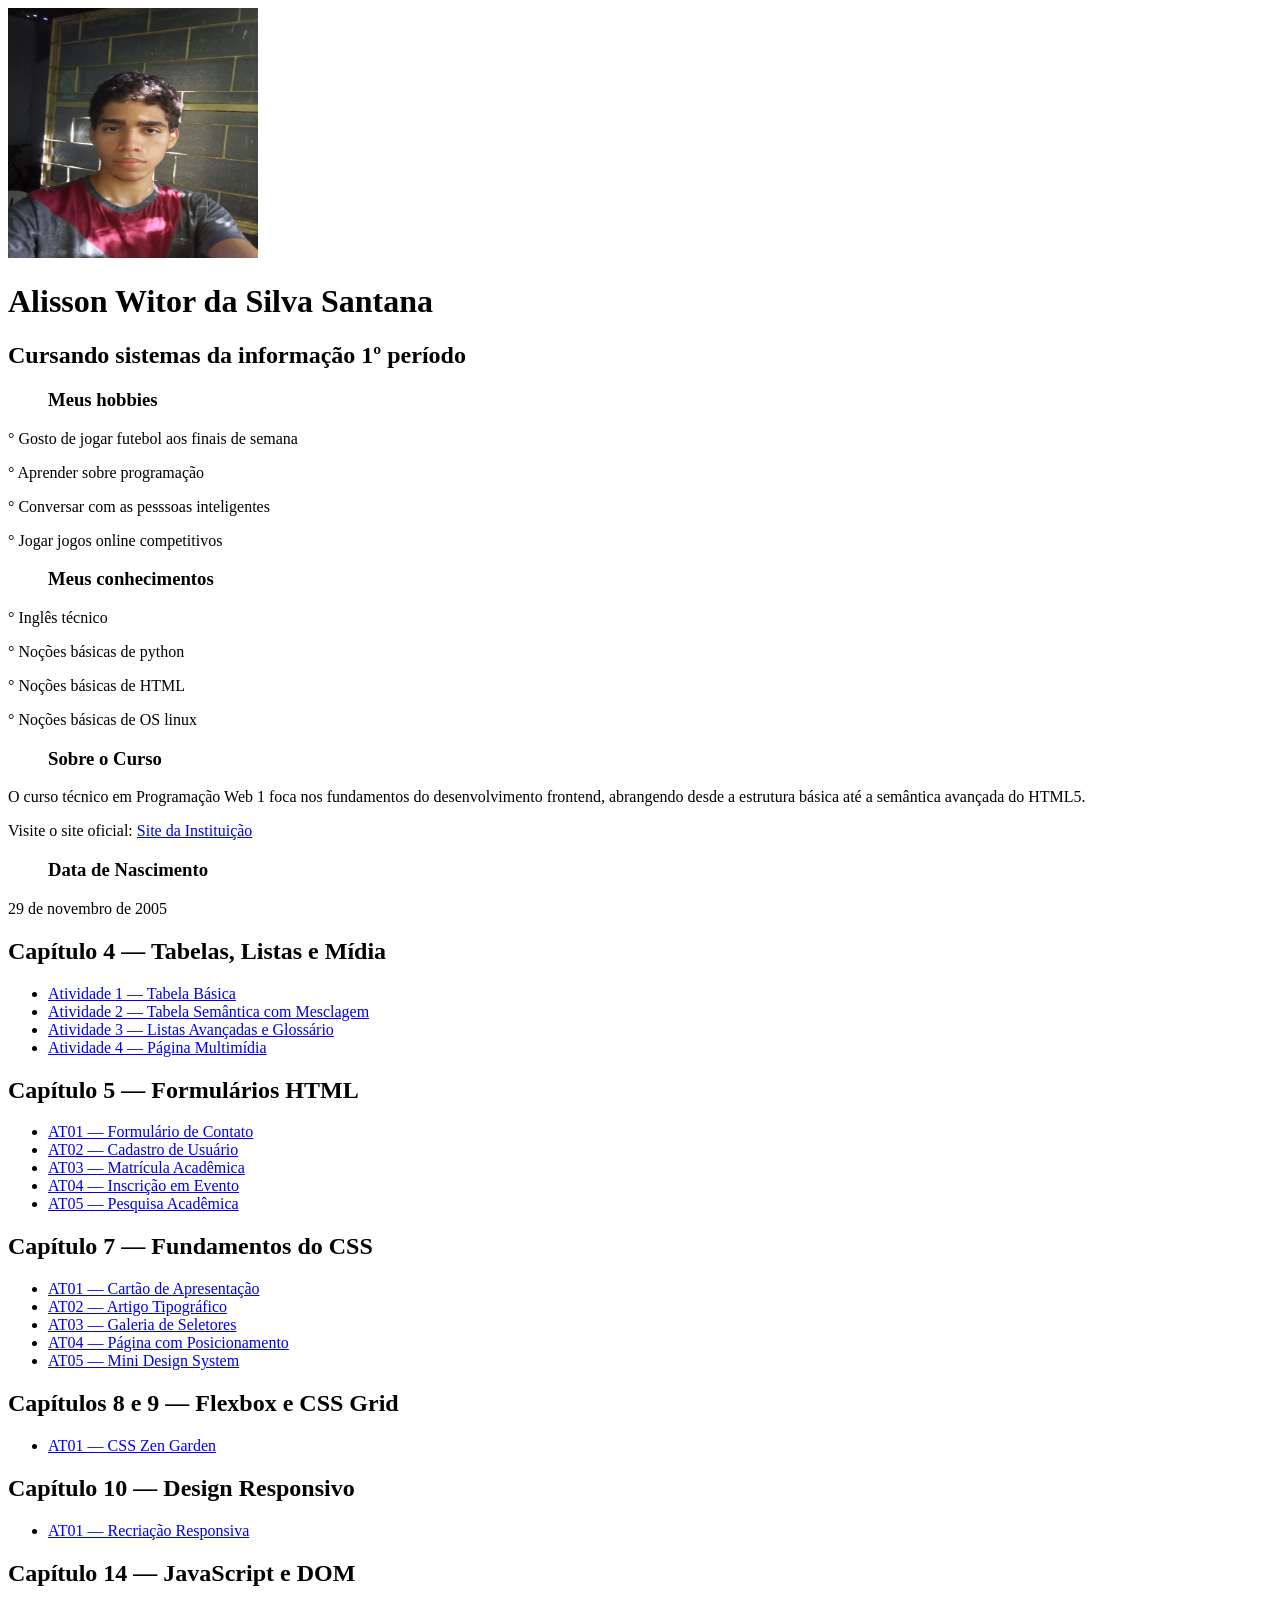
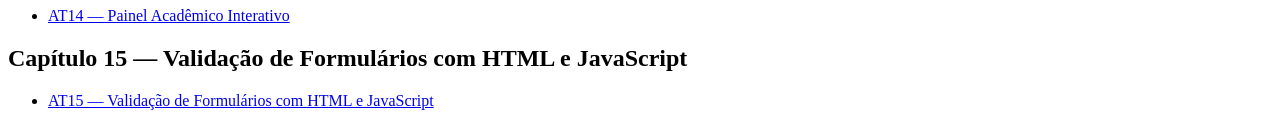
<file: index.html>
<!DOCTYPE html>
<html lang="pt-br">
<head>
    <meta charset="UTF-8">
    <meta name="viewport" content="width=device-width, initial-scale=1.0">
    <title>Alisson Witor da Silva Santana</title>
</head>
<body>
    <img src="eu.jpeg" alt="Foto de ALisson" width="250" height="250">
    <h1>Alisson Witor da Silva Santana</h1>
    <h2>Cursando sistemas da informação 1º período</h2>
    <ul><h3>Meus hobbies</h3></ul>
    <p>° Gosto de jogar futebol aos finais de semana</p>
    <p>° Aprender sobre programação</p>
    <p>° Conversar com as pesssoas inteligentes</p>
    <p>° Jogar jogos online competitivos</p>
    <ul><h3>Meus conhecimentos</h3></ul>
    <p>° Inglês técnico</p>
    <p>° Noções básicas de python</p>
    <p>° Noções básicas de HTML</p>
    <p>° Noções básicas de OS linux</p>
    </section>

        <aside id="curso">
            <ul><h3>Sobre o Curso</h3></ul>
            <p>
                O curso técnico em Programação Web 1 foca nos fundamentos do desenvolvimento 
                frontend, abrangendo desde a estrutura básica até a semântica avançada do HTML5.
            </p>
            <p>
                Visite o site oficial: 
                <a href="https://www.instituicao.com.br" target="_blank">Site da Instituição</a> 
            </p>
        </aside>
    </main>

    <footer id="contato">
    <ul><h3>Data de Nascimento</h3></ul>
        <p>29 de novembro de 2005</p>
   
    <section>
      <nav aria-label="Atividades do Capítulo 4">
        <h2>Capítulo 4 — Tabelas, Listas e Mídia</h2>
        <ul>
      <li>
        <a href="cap04/at01-tabela-basica.html">
          Atividade 1 — Tabela Básica
        </a>
      </li>
      <li>
        <a href="cap04/at02-tabela-semantica.html">
          Atividade 2 — Tabela Semântica com Mesclagem
        </a>
      </li>
      <li>
        <a href="cap04/at03-listas-avancadas.html">
          Atividade 3 — Listas Avançadas e Glossário
        </a>
      </li>
      <li>
        <a href="cap04/at04-multimidia.html">
          Atividade 4 — Página Multimídia
        </a>
      </li>
        </ul>
      </nav>
    </section>
    <section>
      <h2>Capítulo 5 — Formulários HTML</h2>
      <nav>
        <ul>
          <li><a href="cap05/at01.html">AT01 — Formulário de Contato</a></li>
          <li><a href="cap05/at02.html">AT02 — Cadastro de Usuário</a></li>
          <li><a href="cap05/at03.html">AT03 — Matrícula Acadêmica</a></li>
          <li><a href="cap05/at04.html">AT04 — Inscrição em Evento</a></li>
          <li><a href="cap05/at05.html">AT05 — Pesquisa Acadêmica</a></li>
        </ul>
      </nav>
    </section>
    <section>
      <h2>Capítulo 7 — Fundamentos do CSS</h2>
      <nav>
        <ul>
          <li><a href="cap07/at01.html">AT01 — Cartão de Apresentação</a></li>
          <li><a href="cap07/at02.html">AT02 — Artigo Tipográfico</a></li>
          <li><a href="cap07/at03.html">AT03 — Galeria de Seletores</a></li>
          <li><a href="cap07/at04.html">AT04 — Página com Posicionamento</a></li>
          <li><a href="cap07/at05.html">AT05 — Mini Design System</a></li>
        </ul>
      </nav>
    </section>
    <section>
    <h2>Capítulos 8 e 9 — Flexbox e CSS Grid</h2>
    <nav>
      <ul>
        <li><a href="cap08-09/at01.html">AT01 — CSS Zen Garden</a></li>
      </ul>
    </nav>
  </section>
  <section>
  <h2>Capítulo 10 — Design Responsivo</h2>

    <nav>
      <ul>
        <li>
          <a href="cap10/at01.html">
            AT01 — Recriação Responsiva
          </a>
        </li>
      </ul>
    </nav>
  </section>
  <section>
    <h2>Capítulo 14 — JavaScript e DOM</h2>

    <nav>
      <ul>
        <li>
          <a href="cap14/at14.html">
            AT14 — Painel Acadêmico Interativo
          </a>
        </li>
      </ul>
    </nav>
  </section>
  <section>
    <h2>Capítulo 15 — Validação de Formulários com HTML e JavaScript</h2>

    <nav>
      <ul>
        <li>
          <a href="cap15/index.html">
            AT15 — Validação de Formulários com HTML e JavaScript
        </li>
      </ul>
    </nav>
  </section>
<body>
<html>
</file>
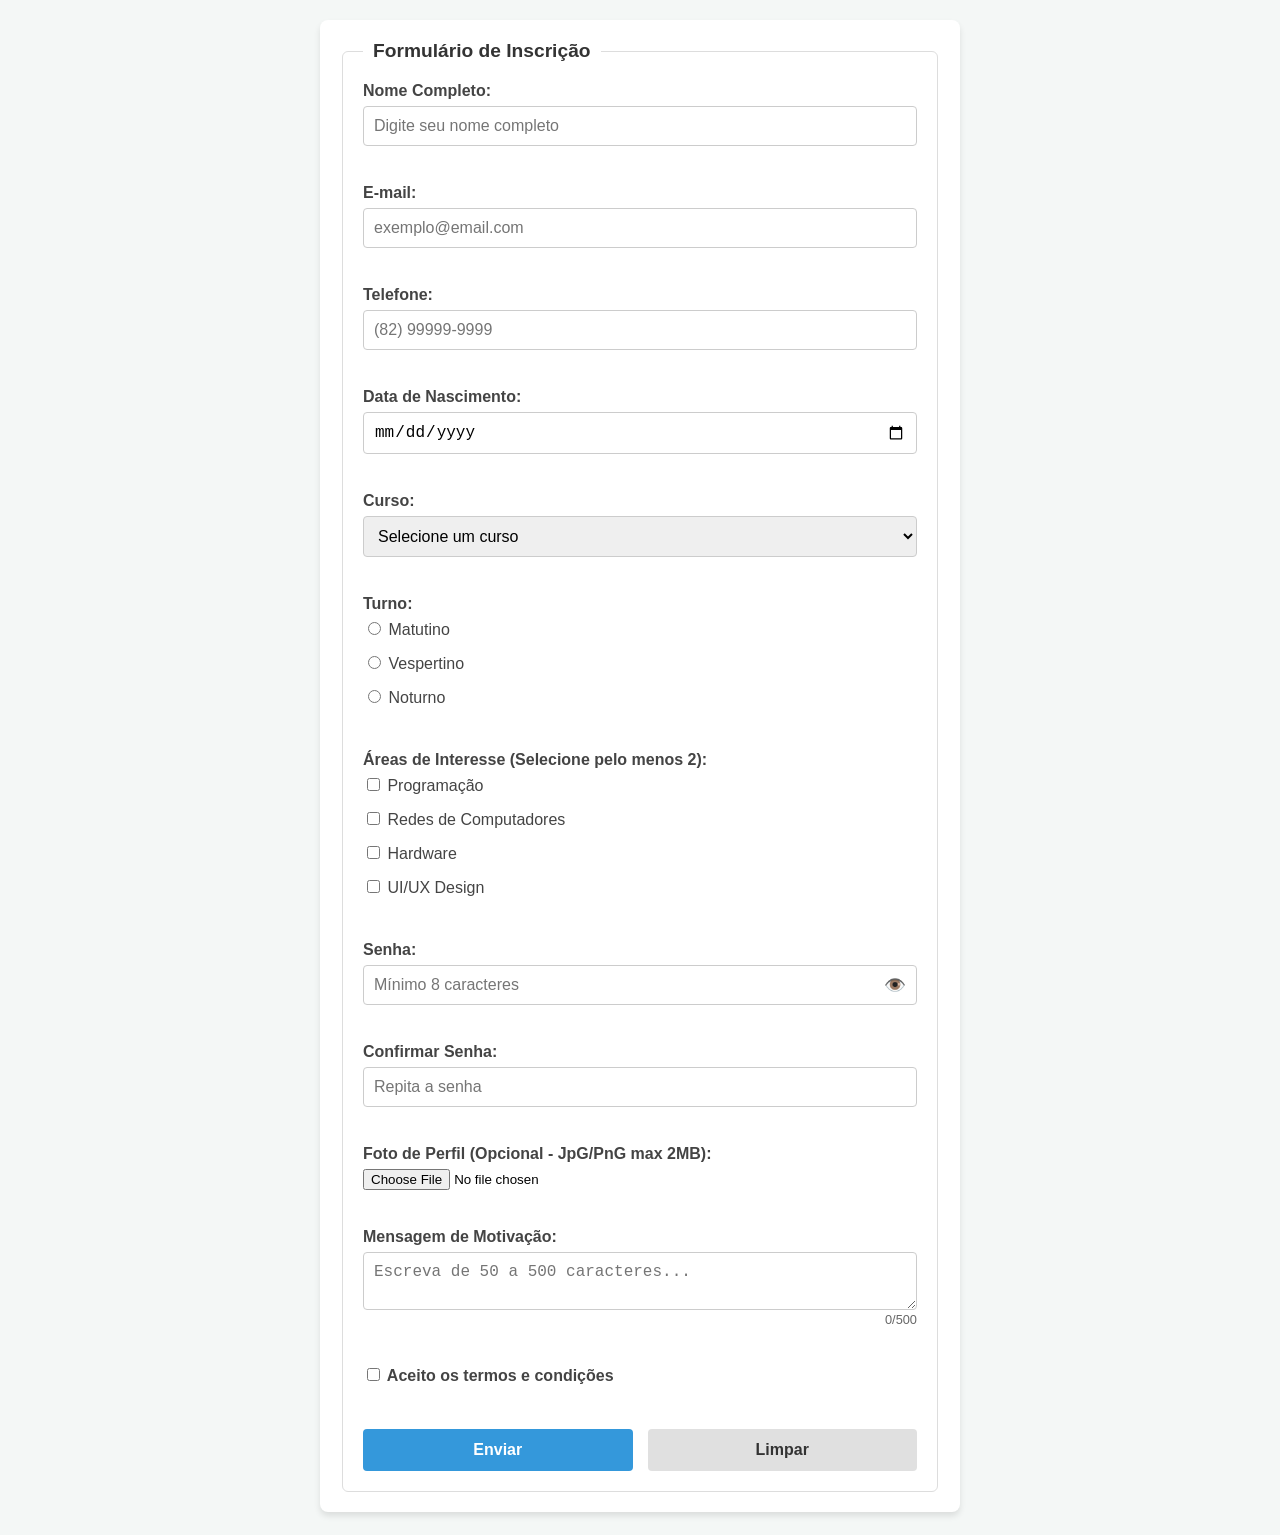
<file: cap15/index.html>
<!DOCTYPE html>
<html lang="pt-BR">
<head>
    <meta charset="UTF-8">
    <meta name="viewport" content="width=device-width, initial-scale=1.0">
    <title>Inscrição - Escola Técnica</title>
    <link rel="stylesheet" href="css/style.css">
</head>
<body>
    <div class="container">
        <form id="formInscricao" novalidate>
            <fieldset>
                <legend>Formulário de Inscrição</legend>

                <div class="form-group">
                    <label for="nome">Nome Completo:</label>
                    <input type="text" id="nome" name="nome" required minlength="3" placeholder="Digite seu nome completo">
                    <span class="error-message" id="error-nome"></span>
                </div>

                <div class="form-group">
                    <label for="email">E-mail:</label>
                    <input type="email" id="email" name="email" required placeholder="exemplo@email.com">
                    <span class="error-message" id="error-email"></span>
                </div>

                <div class="form-group">
                    <label for="telefone">Telefone:</label>
                    <input type="tel" id="telefone" name="telefone" required placeholder="(82) 99999-9999" maxlength="15">
                    <span class="error-message" id="error-telefone"></span>
                </div>

                <div class="form-group">
                    <label for="dataNascimento">Data de Nascimento:</label>
                    <input type="date" id="dataNascimento" name="dataNascimento" required>
                    <span class="error-message" id="error-dataNascimento"></span>
                </div>

                <div class="form-group">
                    <label for="curso">Curso:</label>
                    <select id="curso" name="curso" required>
                        <option value="" disabled selected>Selecione um curso</option>
                        <option value="informatica">Técnico em Informática</option>
                        <option value="eletronica">Técnico em Eletrônica</option>
                        <option value="quimica">Técnico em Química</option>
                    </select>
                    <span class="error-message" id="error-curso"></span>
                </div>

                <div class="form-group">
                    <label>Turno:</label>
                    <div class="radio-group">
                        <label><input type="radio" name="turno" value="matutino" required> Matutino</label>
                        <label><input type="radio" name="turno" value="vespertino"> Vespertino</label>
                        <label><input type="radio" name="turno" value="noturno"> Noturno</label>
                    </div>
                    <span class="error-message" id="error-turno"></span>
                </div>

                <div class="form-group">
                    <label>Áreas de Interesse (Selecione pelo menos 2):</label>
                    <div class="checkbox-group" id="areasInteresseGroup">
                        <label><input type="checkbox" name="areas" value="programacao"> Programação</label>
                        <label><input type="checkbox" name="areas" value="redes"> Redes de Computadores</label>
                        <label><input type="checkbox" name="areas" value="hardware"> Hardware</label>
                        <label><input type="checkbox" name="areas" value="design"> UI/UX Design</label>
                    </div>
                    <span class="error-message" id="error-areas"></span>
                </div>

                <div class="form-group">
                    <label for="senha">Senha:</label>
                    <div class="password-container">
                        <input type="password" id="senha" name="senha" required placeholder="Mínimo 8 caracteres">
                        <button type="button" class="btn-toggle-password" id="toggleSenha">👁️</button>
                    </div>
                    <span class="error-message" id="error-senha"></span>
                </div>

                <div class="form-group">
                    <label for="confirmarSenha">Confirmar Senha:</label>
                    <input type="password" id="confirmarSenha" name="confirmarSenha" required placeholder="Repita a senha">
                    <span class="error-message" id="error-confirmarSenha"></span>
                </div>

                <div class="form-group">
                    <label for="foto">Foto de Perfil (Opcional - JpG/PnG max 2MB):</label>
                    <input type="file" id="foto" name="foto" accept="image/png, image/jpeg">
                    <span class="error-message" id="error-foto"></span>
                </div>

                <div class="form-group">
                    <label for="mensagem">Mensagem de Motivação:</label>
                    <textarea id="mensagem" name="mensagem" required minlength="50" maxlength="500" placeholder="Escreva de 50 a 500 caracteres..."></textarea>
                    <div class="char-counter"><span id="charCount">0</span>/500</div>
                    <span class="error-message" id="error-mensagem"></span>
                </div>

                <div class="form-group checkbox-single">
                    <label><input type="checkbox" id="termos" name="termos" required> Aceito os termos e condições</label>
                    <span class="error-message" id="error-termos"></span>
                </div>

                <div class="btn-group">
                    <button type="submit" id="btnEnviar">Enviar</button>
                    <button type="reset" id="btnLimpar">Limpar</button>
                </div>
            </fieldset>
        </form>
    </div>

    <script src="js/util.js"></script>
    <script src="js/validacoes.js"></script>
    <script src="js/app.js"></script>
</body>
</html>
</file>
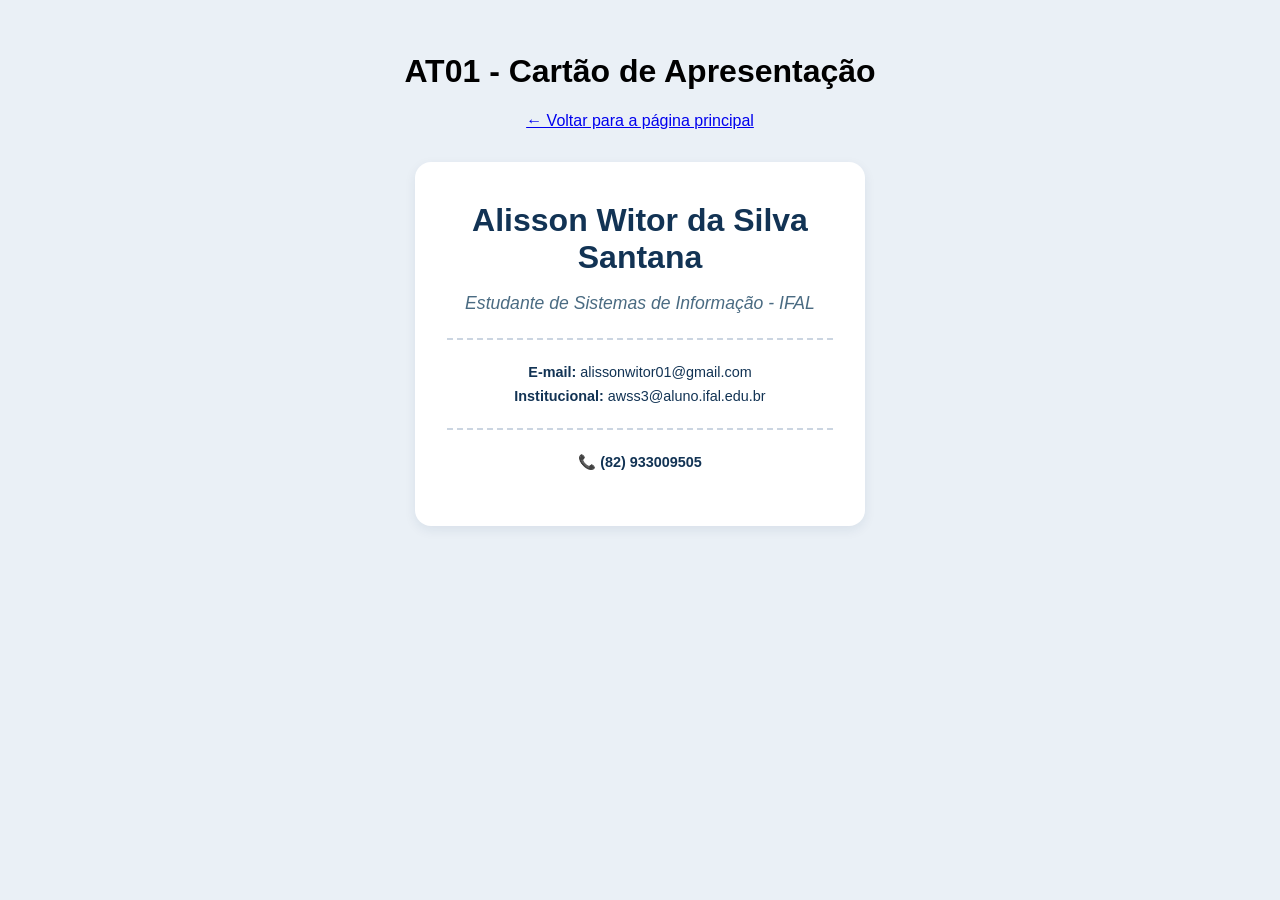
<file: at01.html>
<!DOCTYPE html>
<html lang="pt-BR">
<head>
  <meta charset="UTF-8" />
  <meta name="viewport" content="width=device-width, initial-scale=1.0" />
  <title>PWEB1 — Cap. 07 — AT01 — Cartão de Apresentação</title>
  <style>
    body {
      font-family: 'Inter', sans-serif;
      background-color: #eaf0f6;
      text-align: center;
      margin: 0;
      padding: 2rem 1rem;
    }

    main {
      max-width: 450px; /* Largura máxima ideal para um cartão de visitas */
      margin: 2rem auto; /* Centraliza na tela e adiciona margem acima/abaixo */
    }

    .cartao {
      background-color: #ffffff;
      border-radius: 16px; /* Bordas arredondadas suaves */
      padding: 2.5rem 2rem; /* Espaçamento interno confortável */
      box-shadow: 0 4px 12px rgba(18, 51, 84, 0.08); /* Sombra leve para dar profundidade */
    }

    .cartao-nome {
      font-size: 2rem;
      color: #123354;
      margin-top: 0;
      margin-bottom: 1rem;
    }

    /* Estilização moderna e unificada para a linha divisória */
    .cartao-divisor {
      border: 0;
      border-top: 2px dashed #cbd5e1; /* Linha tracejada em tom cinza claro */
      margin: 1.5rem 0;
    }

    .cartao-cargo {
      font-style: italic;
      color: #4a6b82; /* Tom ligeiramente diferente para criar hierarquia visual */
      font-size: 1.1rem;
      font-weight: 500;
    }

    .cartao-email {
      font-size: 0.9rem;
      color: #123354;
      margin: 0.5rem 0;
    }

    .cartao-telefone {
      font-size: 0.9rem;
      color: #123354;
      font-weight: bold; /* Destaca o telefone */
      margin-top: 0.5rem;
    }
  </style>
</head>
<body>

  <header>
    <h1>AT01 - Cartão de Apresentação</h1>
    <p><a href="../index.html">← Voltar para a página principal</a></p>
  </header>

  <main>
    <article class="cartao">
        <h1 class="cartao-nome">Alisson Witor da Silva Santana</h1> 
        
        <p class="cartao-cargo">Estudante de Sistemas de Informação - IFAL</p>
        
        <hr class="cartao-divisor">
        
        <p class="cartao-email"><strong>E-mail:</strong> alissonwitor01@gmail.com</p>
        <p class="cartao-email"><strong>Institucional:</strong> awss3@aluno.ifal.edu.br</p>
        
        <hr class="cartao-divisor">
        
        <p class="cartao-telefone">📞 (82) 933009505</p>
    </article>
  </main>

</body>
</html>
</file>
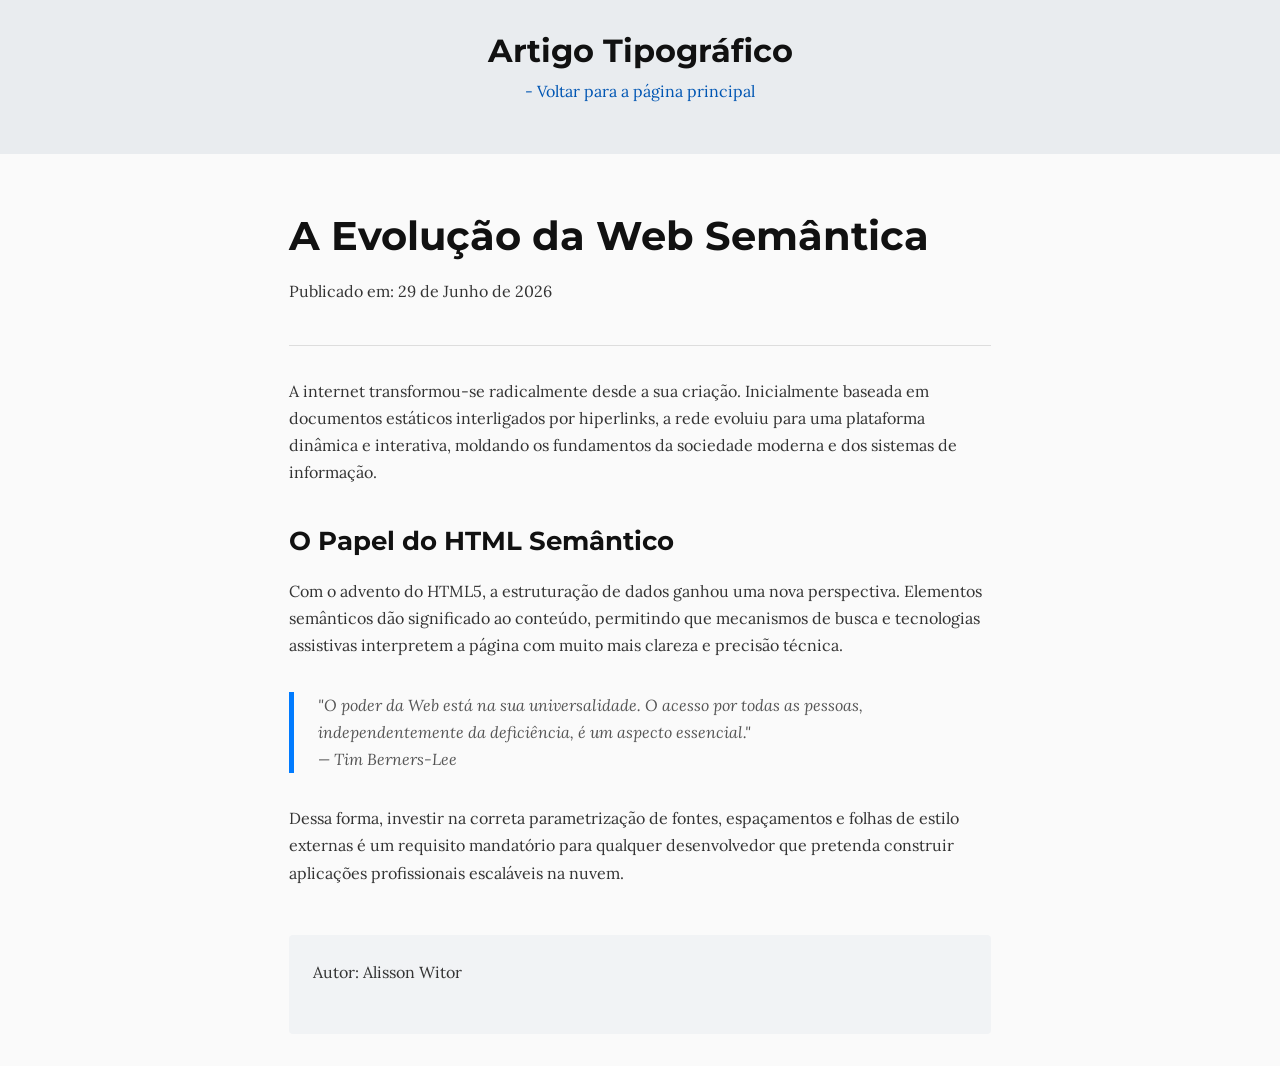
<file: at02.html>
<!DOCTYPE html>
<html lang="pt-BR">
<head>
  <meta charset="UTF-8" />
  <meta name="viewport" content="width=device-width, initial-scale=1.0" />
  <title>PWEB1 Cap. 07 AT02 Artigo Tipográfico</title>
  <!-- 1. Web Fonts (Google Fonts) -->
  <link rel="preconnect" href="https://fonts.googleapis.com" />
  <link rel="preconnect" href="https://fonts.gstatic.com" crossorigin />
  <link href="https://fonts.googleapis.com/css2?family=Lora:ital,wght@0,400;0,700;1,400&family=Montserrat:wght@700&display=swap" rel="stylesheet" />
  <!-- 2. CSS externo da atividade -->
  <link rel="stylesheet" href="at02.css" />
</head>
<body>
  <header class="main-header">
    <h1>Artigo Tipográfico</h1>
    <p><a href="../index.html">- Voltar para a página principal</a></p>
  </header>
  <main class="container">
    <article>
      <header>
        <h1>A Evolução da Web Semântica</h1>
        <p>Publicado em: <time datetime="2026-06-29">29 de Junho de 2026</time></p>
      </header>
      
      <p>A internet transformou-se radicalmente desde a sua criação. Inicialmente baseada em documentos estáticos interligados por hiperlinks, a rede evoluiu para uma plataforma dinâmica e interativa, moldando os fundamentos da sociedade moderna e dos sistemas de informação.</p>
      
      <h2>O Papel do HTML Semântico</h2>
      <p>Com o advento do HTML5, a estruturação de dados ganhou uma nova perspectiva. Elementos semânticos dão significado ao conteúdo, permitindo que mecanismos de busca e tecnologias assistivas interpretem a página com muito mais clareza e precisão técnica.</p>
      
      <blockquote>
        "O poder da Web está na sua universalidade. O acesso por todas as pessoas, independentemente da deficiência, é um aspecto essencial." 
        <br>— Tim Berners-Lee
      </blockquote>

      <p>Dessa forma, investir na correta parametrização de fontes, espaçamentos e folhas de estilo externas é um requisito mandatório para qualquer desenvolvedor que pretenda construir aplicações profissionais escaláveis na nuvem.</p>
      
      <footer>
        <p>Autor: Alisson Witor</p>
      </footer>
    </article>
  </main>
</body>
</html>
</file>
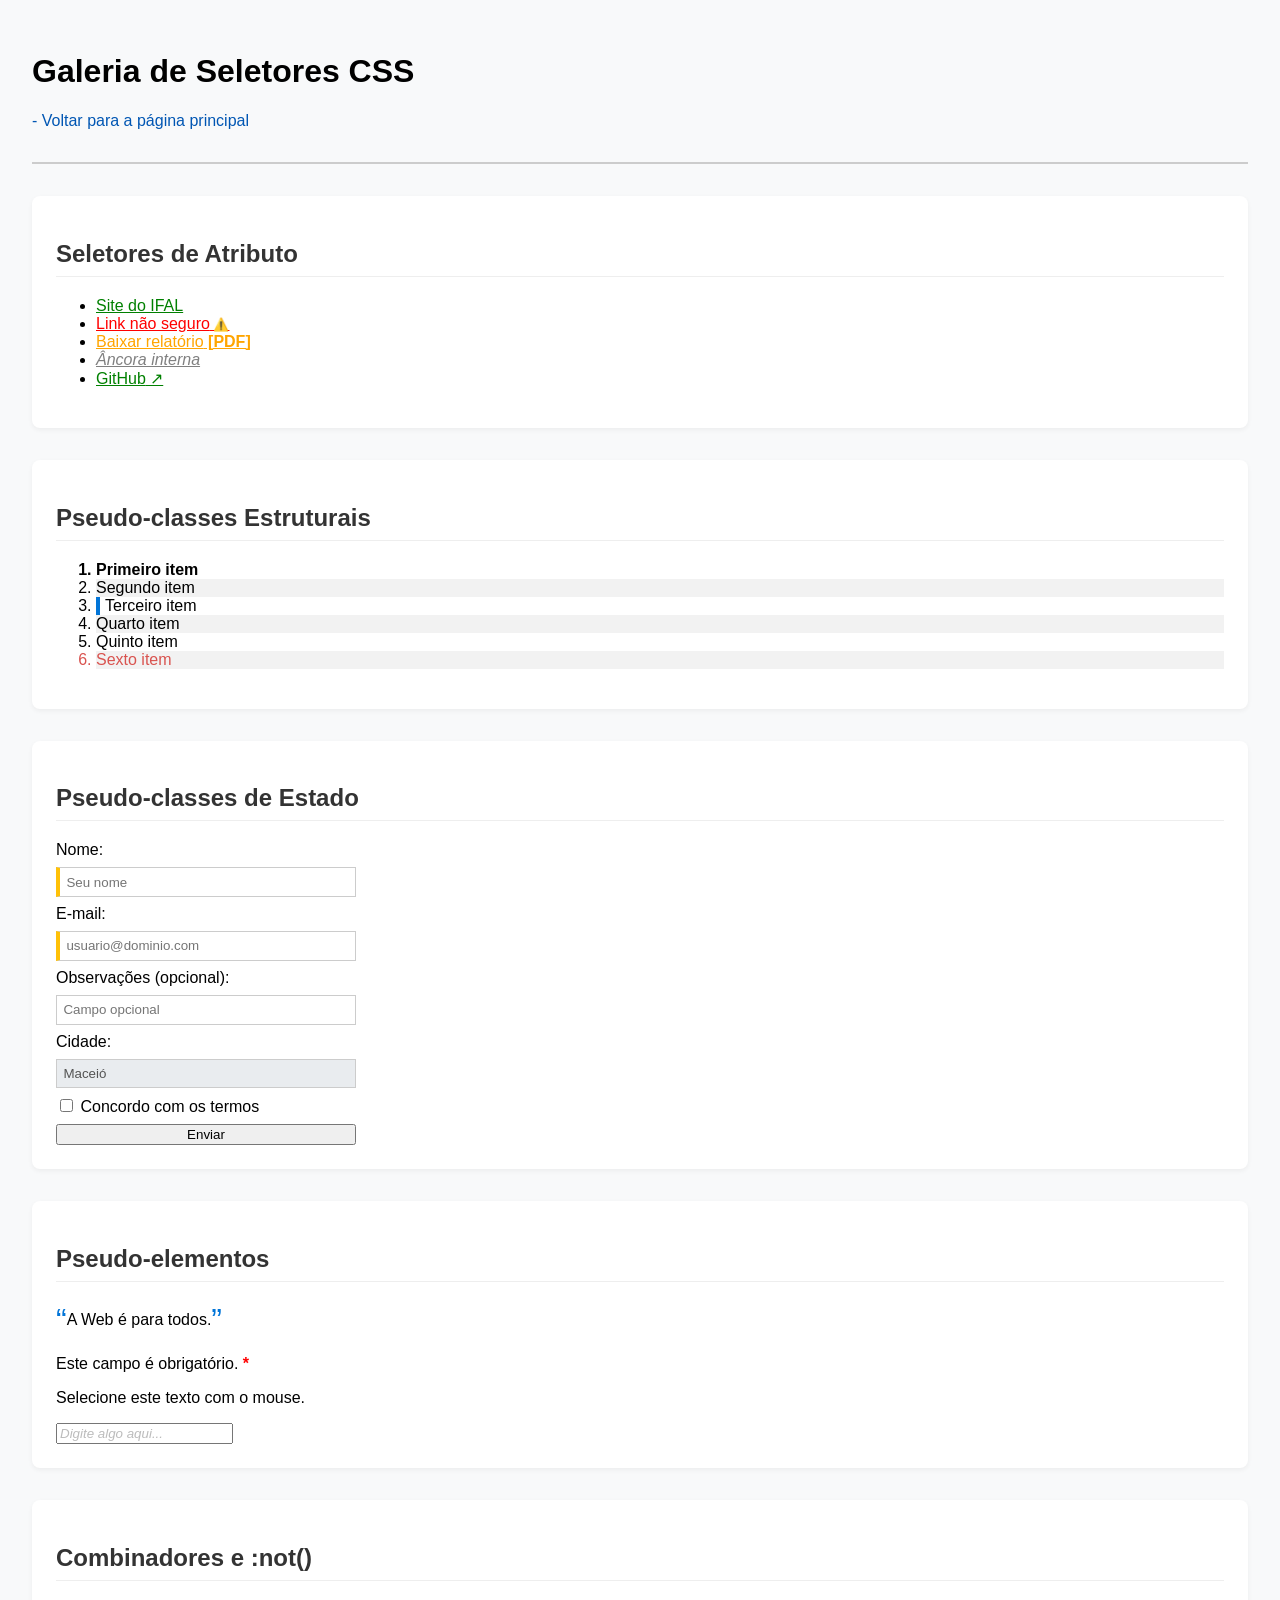
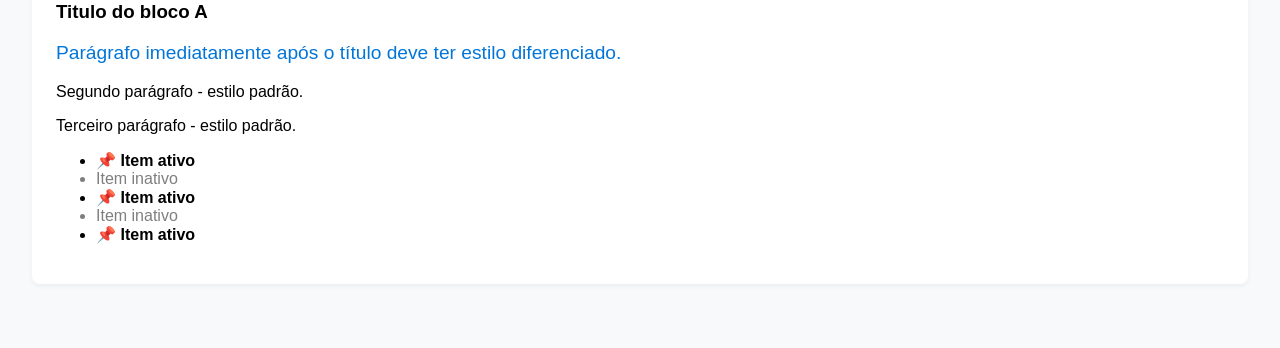
<file: at03.html>
<!DOCTYPE html>
<html lang="pt-BR">
<head>
  <meta charset="UTF-8" />
  <meta name="viewport" content="width=device-width, initial-scale=1.0" />
  <title>PWEB1 Cap. 07 AT03 Galeria de Seletores</title>
  <link rel="stylesheet" href="at03.css" />
</head>
<body>
  <header>
    <h1>Galeria de Seletores CSS</h1>
    <p><a href="../index.html">- Voltar para a página principal</a></p>
  </header>
  <main>
    <!-- SEÇÃO 1: Seletores de atributo -->
    <section id="sec-atributo">
      <h2>Seletores de Atributo</h2>
      <ul>
        <li><a href="https://ifal.edu.br">Site do IFAL</a></li>
        <li><a href="http://exemplo.com">Link não seguro</a></li>
        <li><a href="relatorio.pdf">Baixar relatório</a></li>
        <li><a href="#ancora">Âncora interna</a></li>
        <li><a href="https://github.com" target="_blank">GitHub</a></li>
      </ul>
    </section>

    <!-- SEÇÃO 2: Pseudo-classes estruturais -->
    <section id="sec-estrutural">
      <h2>Pseudo-classes Estruturais</h2>
      <ol>
        <li>Primeiro item</li>
        <li>Segundo item</li>
        <li>Terceiro item</li>
        <li>Quarto item</li>
        <li>Quinto item</li>
        <li>Sexto item</li>
      </ol>
    </section>

    <!-- SEÇÃO 3: Pseudo-classes de estado em formulário -->
    <section id="sec-estado">
      <h2>Pseudo-classes de Estado</h2>
      <form novalidate>
        <label for="nome-03">Nome:</label>
        <input type="text" id="nome-03" name="nome" required placeholder="Seu nome" />
        
        <label for="email-03">E-mail:</label>
        <input type="email" id="email-03" name="email" required placeholder="usuario@dominio.com" />
        
        <label for="obs-03">Observações (opcional):</label>
        <input type="text" id="obs-03" name="obs" placeholder="Campo opcional" />
        
        <label for="cidade-03">Cidade:</label>
        <input type="text" id="cidade-03" name="cidade" disabled value="Maceió" />
        
        <label class="checkbox-label">
          <input type="checkbox" name="aceite-03" id="aceite-03" />
          <span>Concordo com os termos</span>
        </label>
        
        <button type="submit">Enviar</button>
      </form>
    </section>

    <!-- SEÇÃO 4: Pseudo-elementos -->
    <section id="sec-pseudoelemento">
      <h2>Pseudo-elementos</h2>
      <p class="citacao">A Web é para todos.</p>
      <p class="obrigatorio">Este campo é obrigatório.</p>
      <p class="destaque-selecao">Selecione este texto com o mouse.</p>
      <input type="text" class="input-custom" placeholder="Digite algo aqui..." />
    </section>

    <!-- SEÇÃO 5: Seletor irmão adjacente + :not() -->
    <section id="sec-combinadores">
      <h2>Combinadores e :not()</h2>
      <h3>Titulo do bloco A</h3>
      <p>Parágrafo imediatamente após o título deve ter estilo diferenciado.</p>
      <p>Segundo parágrafo - estilo padrão.</p>
      <p>Terceiro parágrafo - estilo padrão.</p>
      <ul>
        <li class="ativo">Item ativo</li>
        <li>Item inativo</li>
        <li class="ativo">Item ativo</li>
        <li>Item inativo</li>
        <li class="ativo">Item ativo</li>
      </ul>
    </section>
  </main>
</body>
</html>
</file>
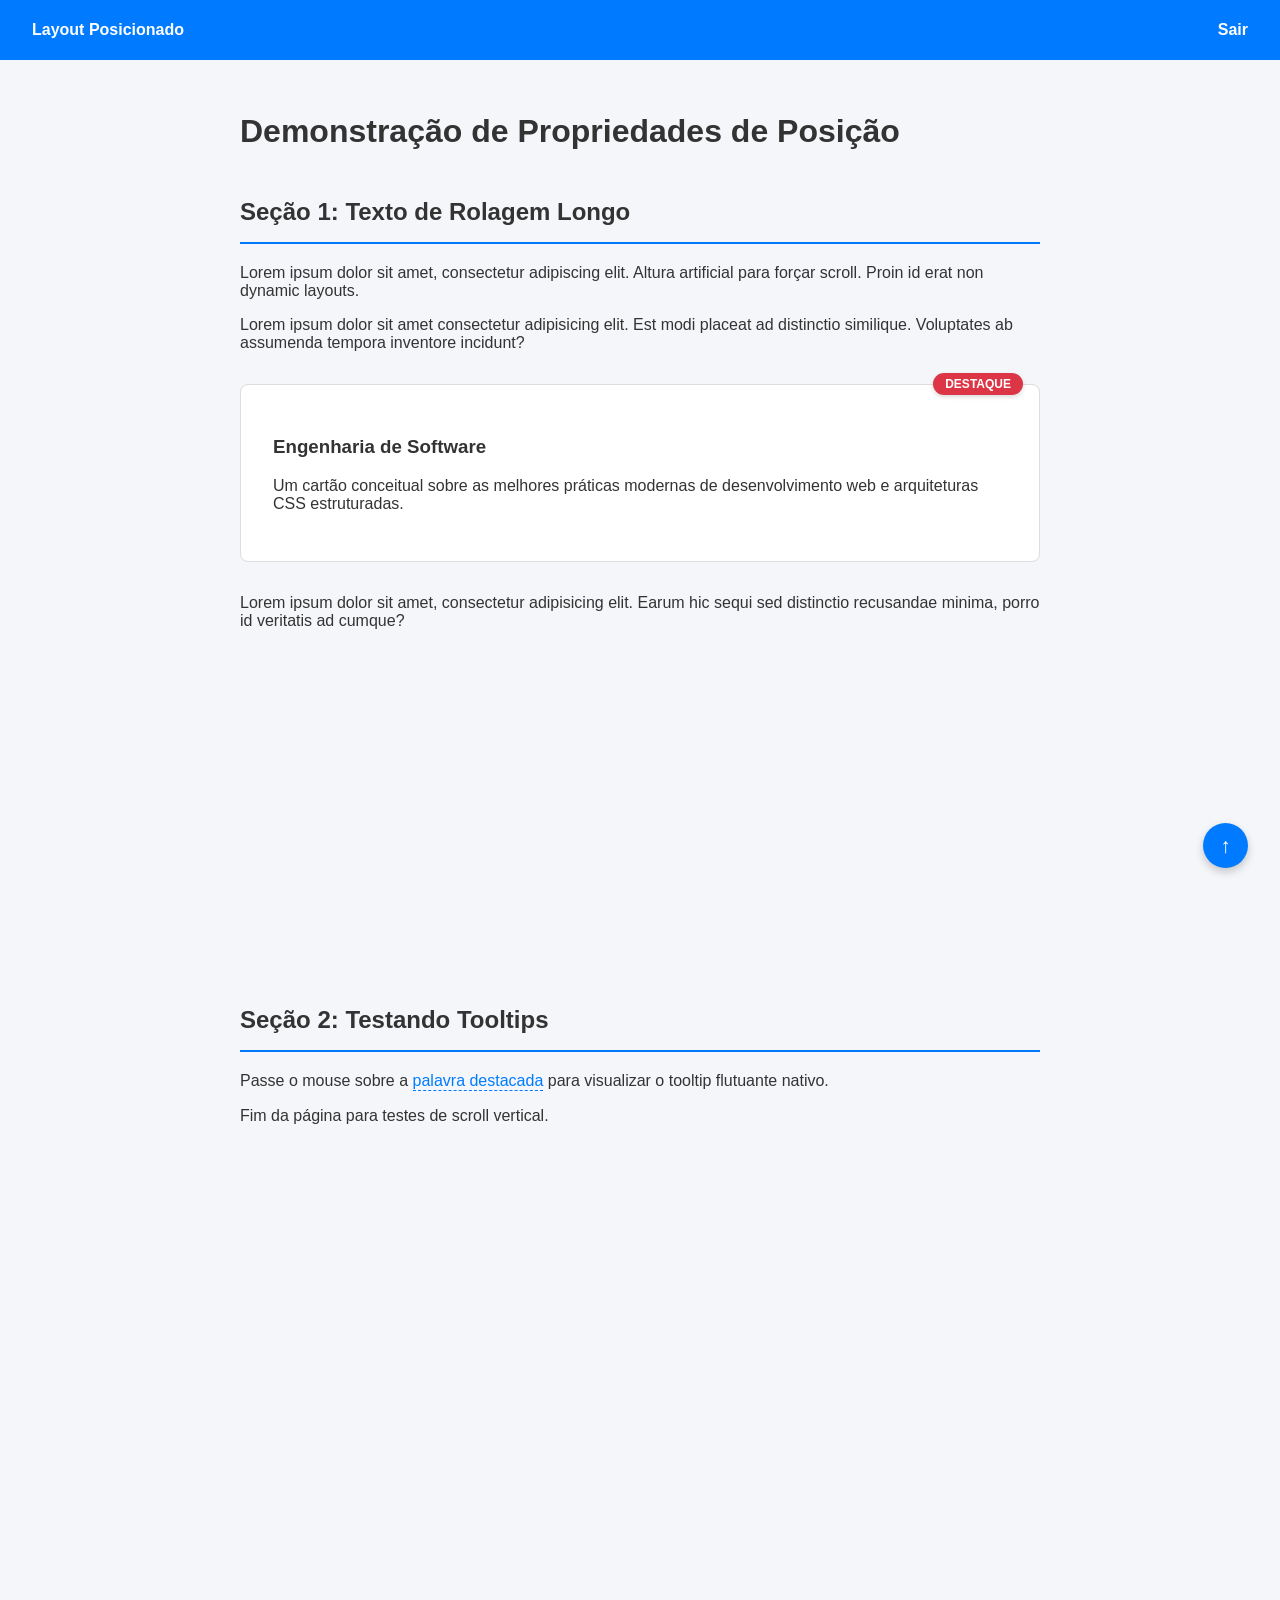
<file: at04.html>
<!DOCTYPE html>
<html lang="pt-BR">
<head>
  <meta charset="UTF-8" />
  <meta name="viewport" content="width=device-width, initial-scale=1.0" />
  <title>PWEB1 Cap. 07 AT04 Página com Posicionamento</title>
  <link rel="stylesheet" href="at04.css" />
</head>
<body id="topo">

  <nav class="nav-fixa">
    <strong>Layout Posicionado</strong>
    <a href="../index.html">Sair</a>
  </nav>

  <main class="conteudo-principal">
    <header>
      <h1>Demonstração de Propriedades de Posição</h1>
    </header>

    <section>
      <h2 class="titulo-sticky">Seção 1: Texto de Rolagem Longo</h2>
      <p>Lorem ipsum dolor sit amet, consectetur adipiscing elit. Altura artificial para forçar scroll. Proin id erat non dynamic layouts.</p>
      <p>Lorem ipsum dolor sit amet consectetur adipisicing elit. Est modi placeat ad distinctio similique. Voluptates ab assumenda tempora inventore incidunt?</p>
      
      <!-- Componente 3: Selo de Destaque -->
      <article class="cartao-destaque">
        <span class="selo">DESTAQUE</span>
        <h3>Engenharia de Software</h3>
        <p>Um cartão conceitual sobre as melhores práticas modernas de desenvolvimento web e arquiteturas CSS estruturadas.</p>
      </article>

      <p>Lorem ipsum dolor sit amet, consectetur adipisicing elit. Earum hic sequi sed distinctio recusandae minima, porro id veritatis ad cumque?</p>
    </section>

    <section style="margin-top: 40vh;">
      <h2 class="titulo-sticky">Seção 2: Testando Tooltips</h2>
      <p>
        Passe o mouse sobre a 
        <span class="tooltip-container">
          palavra destacada
          <span class="tooltip-texto">Esta é a dica de contexto em CSS!</span>
        </span>
        para visualizar o tooltip flutuante nativo.
      </p>
      <p style="margin-bottom: 100vh;">Fim da página para testes de scroll vertical.</p>
    </section>
  </main>

  <!-- Componente 4: Botão Voltar ao Topo -->
  <a href="#topo" class="btn-topo" aria-label="Voltar ao topo">↑</a>

</body>
</html>
</file>
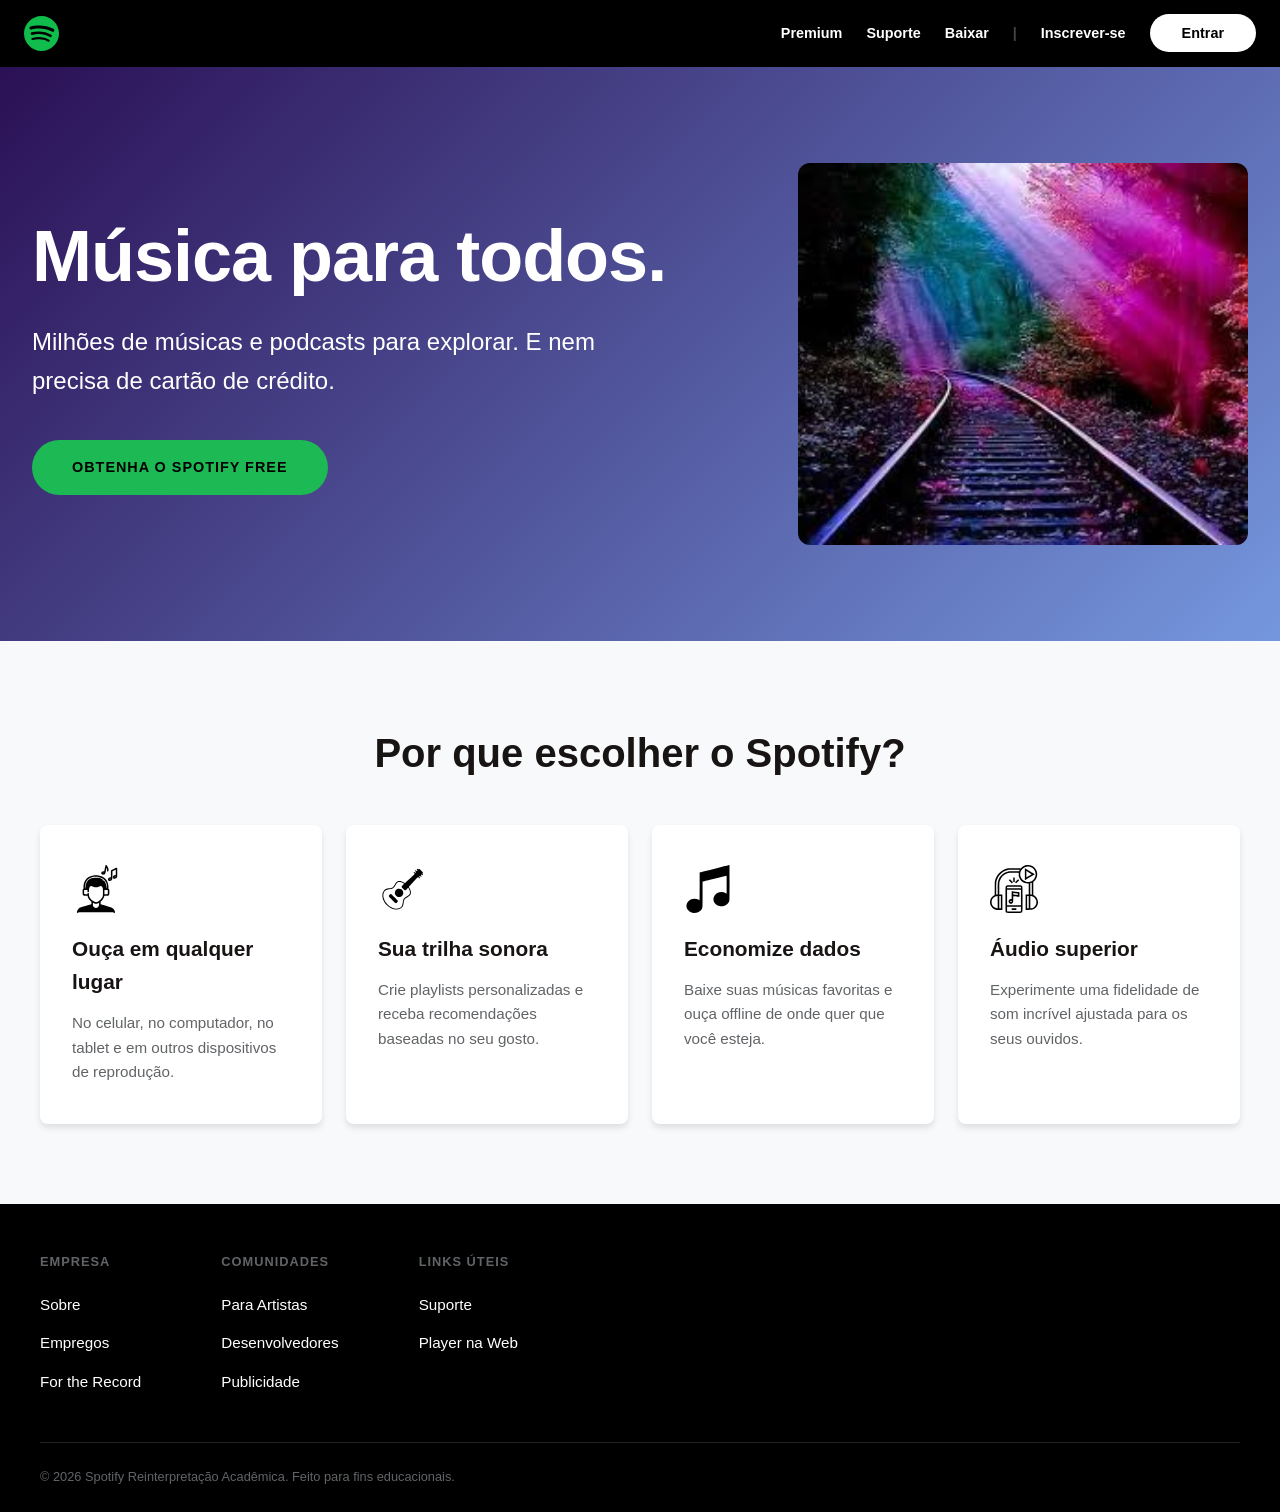
<file: cap10/at01.html>
<!DOCTYPE html>
<html lang="pt-BR">
<head>
    <meta charset="UTF-8">
    <meta name="viewport" content="width=device-width, initial-scale=1.0">
    <title>Música para todos - Spotify (Reinterpretação)</title>
    <link rel="stylesheet" href="at01.css">
</head>
<body>

    <header class="main-header">
        <div class="header-container">
            <div class="logo">
                <img src="assets/icons/spotify-logo.svg" alt="Spotify Logo" class="logo-img">
            </div>
            <button class="menu-toggle" aria-label="Abrir Menu">☰</button>
            <nav class="main-nav">
                <ul>
                    <li><a href="#premium">Premium</a></li>
                    <li><a href="#suporte">Suporte</a></li>
                    <li><a href="#baixar">Baixar</a></li>
                    <li class="divider">|</li>
                    <li><a href="#inscrever" class="nav-highlight">Inscrever-se</a></li>
                    <li><a href="#entrar" class="nav-btn">Entrar</a></li>
                </ul>
            </nav>
        </div>
    </header>

    <section class="hero-section">
        <div class="hero-container-flex">
            <div class="hero-content">
                <h1>Música para todos.</h1>
                <p>Milhões de músicas e podcasts para explorar. E nem precisa de cartão de crédito.</p>
                <a href="#obter-spotify" class="btn-primary">Obtenha o Spotify Free</a>
            </div>
            <div class="hero-image-container">
                <img src="assets/images/hero-app.png" alt="Interface do Aplicativo Spotify" class="hero-img">
            </div>
        </div>
    </section>

    <main class="content-section">
        <h2>Por que escolher o Spotify?</h2>
        
        <div class="cards-grid">
            <div class="card">
                <img src="assets/icons/device.svg" alt="Ícone Dispositivos" class="card-icon-img">
                <h3>Ouça em qualquer lugar</h3>
                <p>No celular, no computador, no tablet e em outros dispositivos de reprodução.</p>
            </div>
            <div class="card">
                <img src="assets/icons/playlist.svg" alt="Ícone Playlist" class="card-icon-img">
                <h3>Sua trilha sonora</h3>
                <p>Crie playlists personalizadas e receba recomendações baseadas no seu gosto.</p>
            </div>
            <div class="card">
                <img src="assets/icons/offline.svg" alt="Ícone Offline" class="card-icon-img">
                <h3>Economize dados</h3>
                <p>Baixe suas músicas favoritas e ouça offline de onde quer que você esteja.</p>
            </div>
            <div class="card">
                <img src="assets/icons/hd.svg" alt="Ícone Qualidade Superior" class="card-icon-img">
                <h3>Áudio superior</h3>
                <p>Experimente uma fidelidade de som incrível ajustada para os seus ouvidos.</p>
            </div>
        </div>
    </main>

    <footer class="main-footer">
        <div class="footer-container">
            <div class="footer-links">
                <div class="footer-column">
                    <h4>Empresa</h4>
                    <ul>
                        <li><a href="#">Sobre</a></li>
                        <li><a href="#">Empregos</a></li>
                        <li><a href="#">For the Record</a></li>
                    </ul>
                </div>
                <div class="footer-column">
                    <h4>Comunidades</h4>
                    <ul>
                        <li><a href="#">Para Artistas</a></li>
                        <li><a href="#">Desenvolvedores</a></li>
                        <li><a href="#">Publicidade</a></li>
                    </ul>
                </div>
                <div class="footer-column">
                    <h4>Links Úteis</h4>
                    <ul>
                        <li><a href="#">Suporte</a></li>
                        <li><a href="#">Player na Web</a></li>
                    </ul>
                </div>
            </div>
            <div class="footer-bottom">
                <p>© 2026 Spotify Reinterpretação Acadêmica. Feito para fins educacionais.</p>
            </div>
        </div>
    </footer>

</body>
                  </html>
</file>
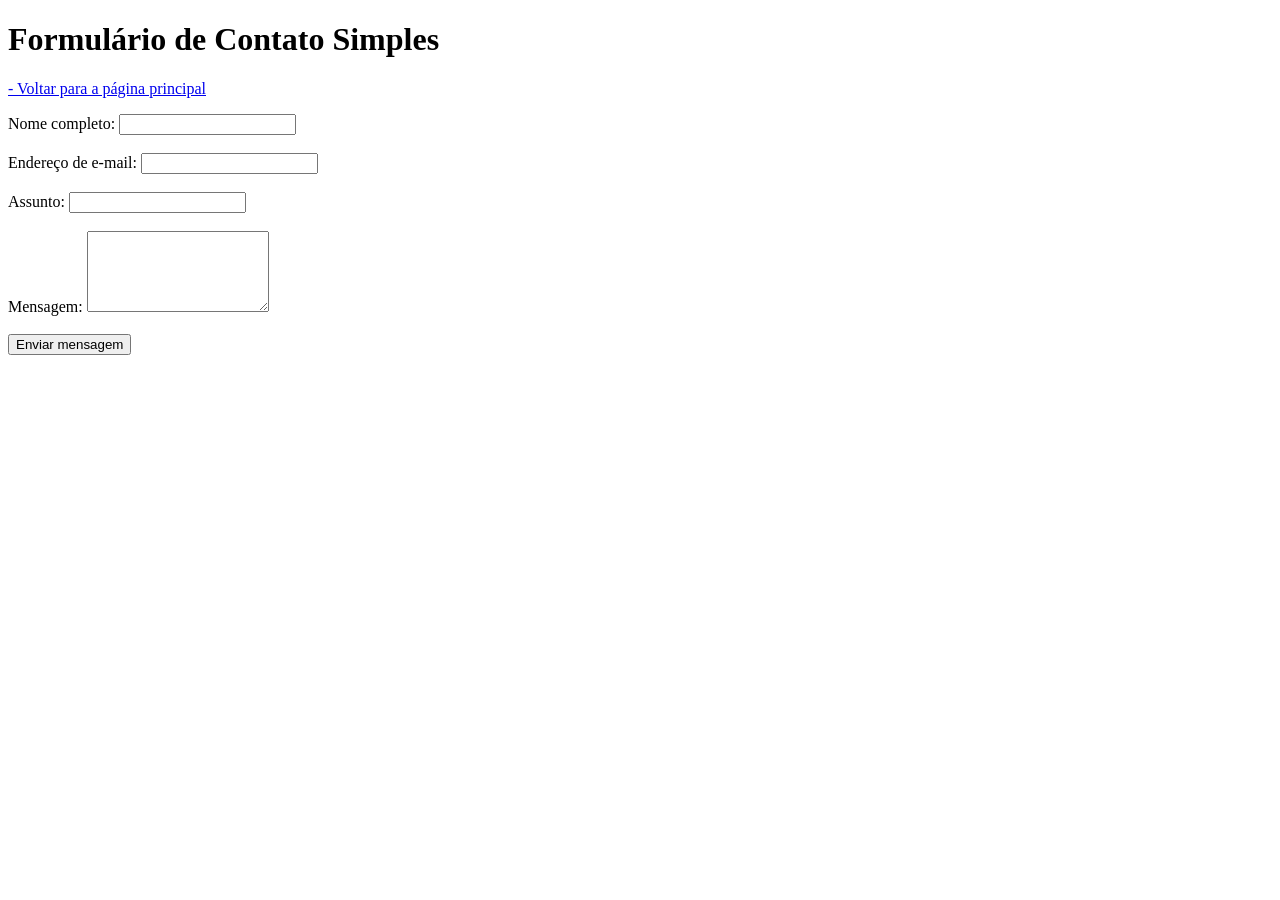
<file: cap5/at01.html>
<!DOCTYPE html>
<html lang="pt-BR">
<head>
  <meta charset="UTF-8" />
  <meta name="viewport" content="width=device-width, initial-scale=1.0" />
  <title>PWEB1 - Cap. 05 - AT01 - Formulário de Contato Simples</title>
</head>
<body>
  <header>
    <h1>Formulário de Contato Simples</h1>
    <p><a href="../index.html">- Voltar para a página principal</a></p>
  </header>
  <main>
    <form action="https://httpbin.org/get" method="get">
      <div>
        <label for="nome">Nome completo:</label>
        <input type="text" id="nome" name="nome" />
      </div>
      <br />
      <div>
        <label for="email">Endereço de e-mail:</label>
        <input type="email" id="email" name="email" />
      </div>
      <br />
      <div>
        <label for="assunto">Assunto:</label>
        <input type="text" id="assunto" name="assunto" />
      </div>
      <br />
      <div>
        <label for="mensagem">Mensagem:</label>
        <textarea id="mensagem" name="mensagem" rows="5"></textarea>
      </div>
      <br />
      <button type="submit">Enviar mensagem</button>
    </form>
  </main>
</body>
</html>
</file>
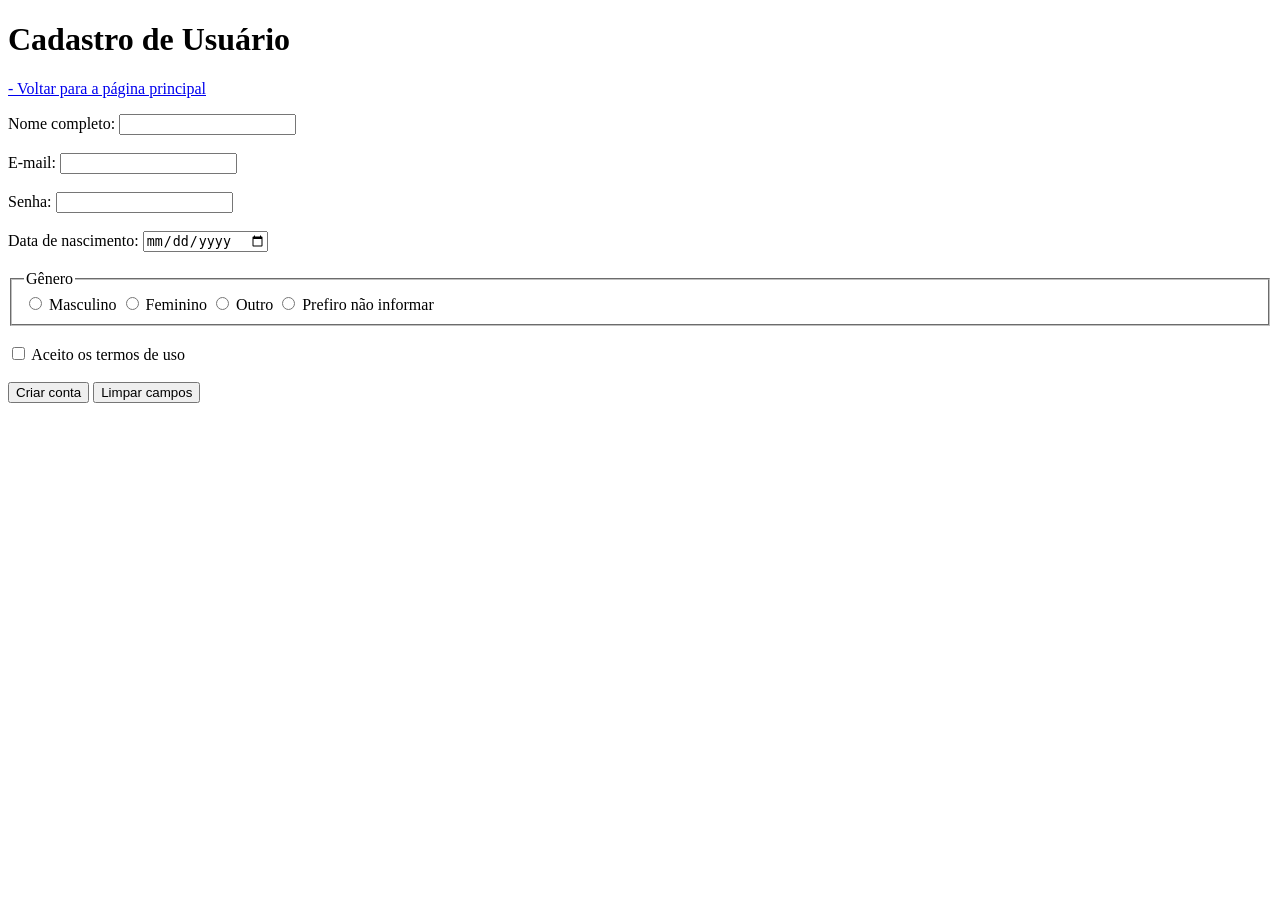
<file: cap5/at02.html>
<!DOCTYPE html>
<html lang="pt-BR">
<head>
  <meta charset="UTF-8" />
  <meta name="viewport" content="width=device-width, initial-scale=1.0" />
  <title>PWEB1 - Cap. 05 - AT02 - Cadastro de Usuário</title>
</head>
<body>
  <header>
    <h1>Cadastro de Usuário</h1>
    <p><a href="../index.html">- Voltar para a página principal</a></p>
  </header>
  <main>
    <form action="https://httpbin.org/post" method="post">
      <div>
        <label for="nome">Nome completo:</label>
        <input type="text" id="nome" name="nome" required minlength="3" />
      </div>
      <br />
      <div>
        <label for="email">E-mail:</label>
        <input type="email" id="email" name="email" required />
      </div>
      <br />
      <div>
        <label for="senha">Senha:</label>
        <input type="password" id="senha" name="senha" required minlength="8" />
      </div>
      <br />
      <div>
        <label for="nascimento">Data de nascimento:</label>
        <input type="date" id="nascimento" name="nascimento" required />
      </div>
      <br />
      <fieldset>
        <legend>Gênero</legend>
        <input type="radio" id="masculino" name="genero" value="masculino" />
        <label for="masculino">Masculino</label>
        
        <input type="radio" id="feminino" name="genero" value="feminino" />
        <label for="feminino">Feminino</label>
        
        <input type="radio" id="outro" name="genero" value="outro" />
        <label for="outro">Outro</label>
        
        <input type="radio" id="prefiro_nao_informar" name="genero" value="prefiro_nao_informar" />
        <label for="prefiro_nao_informar">Prefiro não informar</label>
      </fieldset>
      <br />
      <div>
        <input type="checkbox" id="aceite" name="aceite" value="sim" required />
        <label for="aceite">Aceito os termos de uso</label>
      </div>
      <br />
      <button type="submit">Criar conta</button>
      <button type="reset">Limpar campos</button>
    </form>
  </main>
</body>
</html>
</file>
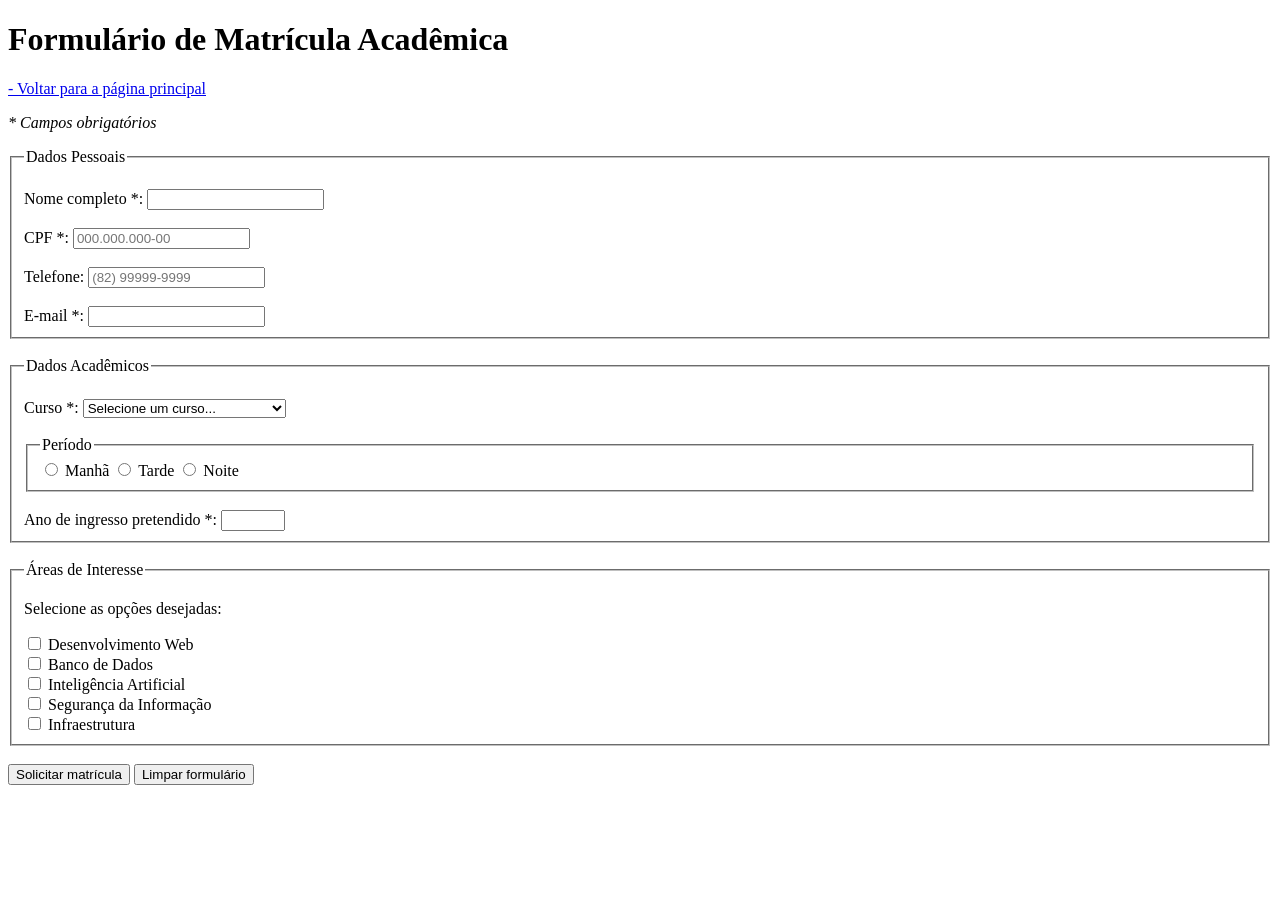
<file: cap5/at03.html>
<!DOCTYPE html>
<html lang="pt-BR">
<head>
  <meta charset="UTF-8" />
  <meta name="viewport" content="width=device-width, initial-scale=1.0" />
  <title>PWEB1 - Cap. 05 - AT03 - Formulário de Matrícula Acadêmica</title>
</head>
<body>
  <header>
    <h1>Formulário de Matrícula Acadêmica</h1>
    <p><a href="../index.html">- Voltar para a página principal</a></p>
  </header>
  <main>
    <p><em>* Campos obrigatórios</em></p>
    <form action="https://httpbin.org/post" method="post">
      
      
      <fieldset>
        <legend>Dados Pessoais</legend>
        <br />
        <div>
          <label for="nome">Nome completo *:</label>
          <input type="text" id="nome" name="nome" required minlength="5" maxlength="100" />
        </div>
        <br />
        <div>
          <label for="cpf">CPF *:</label>
          <input type="text" id="cpf" name="cpf" required pattern="\d{3}\.\d{3}\.\d{3}-\d{2}" placeholder="000.000.000-00" title="CPF no formato 000.000.000-00" />
        </div>
        <br />
        <div>
          <label for="telefone">Telefone:</label>
          <input type="tel" id="telefone" name="telefone" pattern="\(\d{2}\)\s\d{4,5}-\d{4}" placeholder="(82) 99999-9999" />
        </div>
        <br />
        <div>
          <label for="email">E-mail *:</label>
          <input type="email" id="email" name="email" required />
        </div>
      </fieldset>
      <br />

      
      <fieldset>
        <legend>Dados Acadêmicos</legend>
        <br />
        <div>
          <label for="curso">Curso *:</label>
          <select id="curso" name="curso" required>
            <option value="">Selecione um curso...</option>
            <optgroup label="Computação">
              <option value="sistemas_informacao">Sistemas de Informação</option>
              <option value="ciencia_computacao">Ciência da Computação</option>
              <option value="engenharia_computacao">Engenharia da Computação</option>
            </optgroup>
            <optgroup label="Gestão">
              <option value="administracao">Administração</option>
              <option value="ciencias_contabeis">Ciências Contábeis</option>
            </optgroup>
          </select>
        </div>
        <br />
        <fieldset>
          <legend>Período</legend>
          <input type="radio" id="manha" name="periodo" value="Manhã" />
          <label for="manha">Manhã</label>
          <input type="radio" id="tarde" name="periodo" value="Tarde" />
          <label for="tarde">Tarde</label>
          <input type="radio" id="noite" name="periodo" value="Noite" />
          <label for="noite">Noite</label>
        </fieldset>
        <br />
        <div>
          <label for="ano_ingresso">Ano de ingresso pretendido *:</label>
          <input type="number" id="ano_ingresso" name="ano_ingresso" min="2025" max="2030" required />
        </div>
      </fieldset>
      <br />

      
      <fieldset>
        <legend>Áreas de Interesse</legend>
        <p>Selecione as opções desejadas:</p>
        <input type="checkbox" id="web" name="interesses[]" value="Desenvolvimento Web" />
        <label for="web">Desenvolvimento Web</label><br />
        
        <input type="checkbox" id="bd" name="interesses[]" value="Banco de Dados" />
        <label for="bd">Banco de Dados</label><br />
        
        <input type="checkbox" id="ia" name="interesses[]" value="Inteligência Artificial" />
        <label for="ia">Inteligência Artificial</label><br />
        
        <input type="checkbox" id="seguranca" name="interesses[]" value="Segurança da Informação" />
        <label for="seguranca">Segurança da Informação</label><br />
        
        <input type="checkbox" id="infra" name="interesses[]" value="Infraestrutura" />
        <label for="infra">Infraestrutura</label>
      </fieldset>
      <br />

      <button type="submit">Solicitar matrícula</button>
      <button type="reset">Limpar formulário</button>
    </form>
  </main>
</body>
</html>
</file>
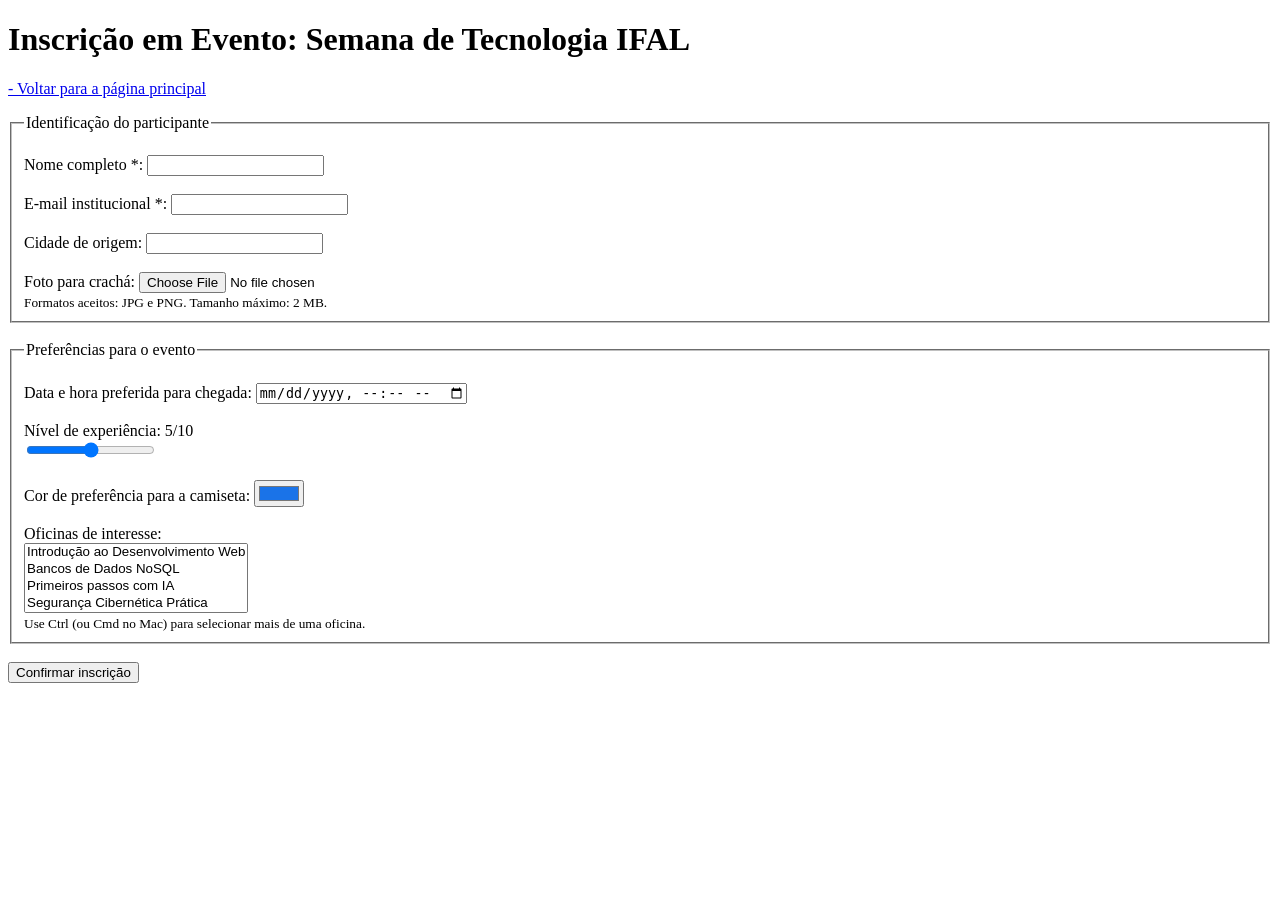
<file: cap5/at04.html>
<!DOCTYPE html>
<html lang="pt-BR">
<head>
  <meta charset="UTF-8" />
  <meta name="viewport" content="width=device-width, initial-scale=1.0" />
  <title>PWEB1 - Cap. 05 - AT04 - Inscrição em Evento com Campos Avançados</title>
</head>
<body>
  <header>
    <h1>Inscrição em Evento: Semana de Tecnologia IFAL</h1>
    <p><a href="../index.html">- Voltar para a página principal</a></p>
  </header>
  <main>
    <form action="https://httpbin.org/post" method="post" enctype="multipart/form-data">
      <!-- Campo Oculto Obrigatório -->
      <input type="hidden" name="edicao" value="2026" />

      <fieldset>
        <legend>Identificação do participante</legend>
        <br />
        <div>
          <label for="nome">Nome completo *:</label>
          <input type="text" id="nome" name="nome" required />
        </div>
        <br />
        <div>
          <label for="email">E-mail institucional *:</label>
          <input type="email" id="email" name="email" required />
        </div>
        <br />
        <div>
          <label for="cidade">Cidade de origem:</label>
          <input type="text" id="cidade" name="cidade" list="cidades-alagoas" />
          <datalist id="cidades-alagoas">
            <option value="Maceió"></option>
            <option value="Arapiraca"></option>
            <option value="Palmeira dos Índios"></option>
            <option value="Rio Largo"></option>
            <option value="Penedo"></option>
            <option value="União dos Palmares"></option>
            <option value="Santana do Ipanema"></option>
            <option value="Delmiro Gouveia"></option>
          </datalist>
        </div>
        <br />
        <div>
          <label for="foto">Foto para crachá:</label>
          <input type="file" id="foto" name="foto" accept="image/jpeg, image/png" aria-describedby="instrucao-foto" />
          <br />
          <small id="instrucao-foto">Formatos aceitos: JPG e PNG. Tamanho máximo: 2 MB.</small>
        </div>
      </fieldset>
      <br />

      <fieldset>
        <legend>Preferências para o evento</legend>
        <br />
        <div>
          <label for="chegada">Data e hora preferida para chegada:</label>
          <input type="datetime-local" id="chegada" name="chegada" />
        </div>
        <br />
        <div>
          <label for="experiencia">
            Nível de experiência: <span id="valor-experiencia">5</span>/10
          </label>
          <br />
          <input type="range" id="experiencia" name="experiencia" min="0" max="10" step="1" value="5" oninput="document.getElementById('valor-experiencia').textContent = this.value" />
        </div>
        <br />
        <div>
          <label for="cor_text">Cor de preferência para a camiseta:</label>
          <input type="color" id="cor_text" name="cor_camiseta" value="#1a73e8" />
        </div>
        <br />
        <div>
          <label for="oficinas">Oficinas de interesse:</label>
          <br />
          <select id="oficinas" name="oficinas[]" multiple size="4" aria-describedby="instrucao-oficinas">
            <option value="oficina1">Introdução ao Desenvolvimento Web</option>
            <option value="oficina2">Bancos de Dados NoSQL</option>
            <option value="oficina3">Primeiros passos com IA</option>
            <option value="oficina4">Segurança Cibernética Prática</option>
            <option value="oficina5">Infraestrutura em Nuvem</option>
          </select>
          <br />
          <small id="instrucao-oficinas">Use Ctrl (ou Cmd no Mac) para selecionar mais de uma oficina.</small>
        </div>
      </fieldset>
      <br />

      <button type="submit">Confirmar inscrição</button>
    </form>
  </main>
</body>
</html>
</file>
<file: cap15/css/style.css>
body {
    font-family: Arial, sans-serif;
    background-color: #f4f7f6;
    margin: 0;
    padding: 20px;
}

.container {
    max-width: 600px;
    margin: 0 auto;
    background: #fff;
    padding: 20px;
    border-radius: 8px;
    box-shadow: 0 4px 6px rgba(0,0,0,0.1);
}

fieldset {
    border: 1px solid #ddd;
    border-radius: 6px;
    padding: 20px;
}

legend {
    font-size: 1.2rem;
    font-weight: bold;
    color: #333;
    padding: 0 10px;
}

.form-group {
    margin-bottom: 18px;
    display: flex;
    flex-direction: column;
}

label {
    font-weight: 600;
    margin-bottom: 6px;
    color: #444;
}

input[type="text"], input[type="email"], input[type="tel"], input[type="date"], input[type="password"], select, textarea {
    padding: 10px;
    border: 1px solid #ccc;
    border-radius: 4px;
    font-size: 1rem;
    outline: none;
    transition: border-color 0.3s;
}

input.valid, select.valid, textarea.valid {
    border-color: #2ecc71 !important;
    background-color: #ecfdf5;
}

input.invalid, select.invalid, textarea.invalid {
    border-color: #e74c3c !important;
    background-color: #fdf2f2;
}

.error-message {
    color: #e74c3c;
    font-size: 0.85rem;
    margin-top: 5px;
    height: 15px;
}

.radio-group, .checkbox-group {
    display: flex;
    flex-direction: column;
    gap: 8px;
}

.radio-group label, .checkbox-group label {
    font-weight: normal;
}

.password-container {
    display: flex;
    position: relative;
}

.password-container input {
    width: 100%;
    padding-right: 40px;
}

.btn-toggle-password {
    position: absolute;
    right: 5px;
    top: 50%;
    transform: translateY(-50%);
    background: none;
    border: none;
    cursor: pointer;
    font-size: 1.1rem;
}

.char-counter {
    font-size: 0.8rem;
    color: #666;
    text-align: right;
    margin-top: 2px;
}

.btn-group {
    display: flex;
    gap: 15px;
    margin-top: 15px;
}

button[type="submit"], button[type="reset"] {
    flex: 1;
    padding: 12px;
    border: none;
    border-radius: 4px;
    font-size: 1rem;
    cursor: pointer;
    font-weight: bold;
}

button[type="submit"] {
    background-color: #3498db;
    color: white;
}

button[type="submit"]:hover {
    background-color: #2980b9;
}

button[type="reset"] {
    background-color: #e0e0e0;
    color: #333;
}

button[type="reset"]:hover {
    background-color: #d5d5d5;
}
</file>
<file: at02.css>
*,
*::before,
*::after {
  box-sizing: border-box;
  margin: 0;
  padding: 0;
}

html {
  font-size: 16px;
}

body {
  font-family: 'Lora', Georgia, serif;
  line-height: 1.7;
  background-color: #fafafa;
  color: #333333;
}

.main-header {
  text-align: center;
  padding: 1.5rem;
  background-color: #e9ecef;
}

.main-header a {
  color: #0056b3;
  text-decoration: none;
}

.container {
  max-width: 750px;
  margin: 2rem auto;
  padding: 0 1.5rem;
}

h1, h2 {
  font-family: 'Montserrat', sans-serif;
  color: #111111;
}

article header h1 {
  font-size: 2.5rem;
  font-weight: 700;
  margin-bottom: 0.5rem;
}

article header {
  padding: 1rem 0;
  background-color: transparent;
  margin-bottom: 2rem;
  border-bottom: 1px solid #ddd;
}

h2 {
  font-size: 1.6rem;
  margin-top: 2rem;
  margin-bottom: 1rem;
}

p {
  margin-bottom: 1.5rem;
  font-size: 1rem;
}

blockquote {
  border-left: 5px solid #007bff;
  padding-left: 1.5rem;
  font-style: italic;
  color: #555555;
  margin: 2rem 0;
}

article footer {
  margin-top: 3rem;
  padding: 1.5rem;
  background-color: #f1f3f5;
  border-radius: 4px;
}
</file>
<file: at03.css>
body {
  font-family: Arial, sans-serif;
  margin: 0;
  padding: 2rem;
  background-color: #f8f9fa;
}

header {
  margin-bottom: 2rem;
  border-bottom: 2px solid #ccc;
  padding-bottom: 1rem;
}

header a { color: #0056b3; text-decoration: none; }

section {
  background: white;
  padding: 1.5rem;
  margin-bottom: 2rem;
  border-radius: 8px;
  box-shadow: 0 2px 5px rgba(0,0,0,0.05);
}

h2 { border-bottom: 1px solid #eee; padding-bottom: 0.5rem; color: #333; }

/* --- Seção 1: Seletores de Atributo --- */
#sec-atributo a[href^="https"] { color: green; }
#sec-atributo a[href^="http://"] { color: red; }
#sec-atributo a[href^="http://"]::after { content: " ⚠️"; font-size: 0.8rem; }
#sec-atributo a[href$=".pdf"] { color: orange; }
#sec-atributo a[href$=".pdf"]::after { content: " [PDF]"; font-weight: bold; }
#sec-atributo a[href^="#"] { color: gray; font-style: italic; }
#sec-atributo a[target="_blank"]::after { content: " ↗"; }

/* --- Seção 2: Pseudo-classes Estruturais --- */
#sec-estrutural ol li:first-child { font-weight: bold; }
#sec-estrutural ol li:last-child { color: #d9534f; }
#sec-estrutural ol li:nth-child(even) { background-color: #f2f2f2; }
#sec-estrutural ol li:nth-child(odd) { background-color: #ffffff; }
#sec-estrutural ol li:nth-child(3) { border-left: 4px solid #0275d8; padding-left: 5px; }

/* --- Seção 3: Pseudo-classes de Estado --- */
#sec-estado form { display: grid; gap: 0.5rem; max-width: 300px; }
#sec-estado input { padding: 0.4rem; border: 1px solid #ccc; }
#sec-estado input:focus { outline: 2px solid #0275d8; outline-offset: 2px; }
#sec-estado input:disabled { background-color: #e9ecef; cursor: not-allowed; }
#sec-estado input:required { border-left: 4px solid #ffc107; }
#sec-estado input:focus:valid { border-color: green; }
#sec-estado input:focus:invalid { border-color: red; }
#sec-estado input[type="checkbox"]:checked + span { font-weight: bold; }
#sec-estado button:hover { background-color: #0056b3; color: white; cursor: pointer; }

/* --- Seção 4: Pseudo-elementos --- */
.citacao::before { content: "“"; font-size: 2rem; color: #0275d8; vertical-align: middle; }
.citacao::after { content: "”"; font-size: 2rem; color: #0275d8; vertical-align: middle; }
.obrigatorio::after { content: " *"; color: red; font-weight: bold; }
::selection { background-color: #ffeb3b; color: #000; }
.input-custom::placeholder { color: #bcbcbc; font-style: italic; }

/* --- Seção 5: Combinadores e :not() --- */
#sec-combinadores h3 + p { font-size: 1.2rem; color: #0275d8; font-weight: 500; }
#sec-combinadores li:not(.ativo) { opacity: 0.5; }
#sec-combinadores li.ativo { font-weight: bold; }
#sec-combinadores li.ativo::before { content: "📌 "; }
</file>
<file: at04.css>
:root {
  --cor-primaria: #007bff;
  --cor-fundo: #ffffff;
  --cor-texto: #333333;
  --altura-nav: 60px;
  --espaco-md: 1rem;
  --espaco-lg: 2rem;
  --raio-borda: 8px;
  --raio-circulo: 9999px;
  --z-nav: 1000;
  --z-sticky: 100;
  --z-btn-topo: 999;
  --z-tooltip: 500;
}

body {
  font-family: Arial, sans-serif;
  margin: 0;
  background-color: #f4f6f9;
  color: var(--cor-texto);
}


.nav-fixa {
  position: fixed;
  top: 0;
  left: 0;
  width: 100%;
  height: var(--altura-nav);
  background-color: var(--cor-primaria);
  color: white;
  z-index: var(--z-nav);
  display: flex;
  align-items: center;
  justify-content: space-between;
  padding: 0 var(--espaco-lg);
  box-sizing: border-box;
}

.nav-fixa a { color: white; text-decoration: none; font-weight: bold;}

.conteudo-principal {
  padding-top: calc(var(--altura-nav) + var(--espaco-lg));
  max-width: 800px;
  margin: 0 auto;
  padding-left: var(--espaco-md);
  padding-right: var(--espaco-md);
}


.titulo-sticky {
  position: sticky;
  top: var(--altura-nav);
  z-index: var(--z-sticky);
  background-color: #f4f6f9;
  padding: var(--espaco-md) 0;
  border-bottom: 2px solid var(--cor-primaria);
  margin-top: var(--espaco-lg);
}


.cartao-destaque {
  position: relative;
  background-color: var(--cor-fundo);
  padding: var(--espaco-lg);
  border-radius: var(--raio-borda);
  border: 1px solid #ddd;
  margin: var(--espaco-lg) 0;
}

.cartao-destaque .selo {
  position: absolute;
  top: -12px;
  right: var(--espaco-md);
  background-color: #dc3545;
  color: white;
  padding: 4px 12px;
  font-size: 0.75rem;
  font-weight: bold;
  border-radius: var(--raio-circulo);
  box-shadow: 0 2px 4px rgba(0,0,0,0.15);
}


.btn-topo {
  position: fixed;
  bottom: var(--espaco-lg);
  right: var(--espaco-lg);
  z-index: var(--z-btn-topo);
  width: 45px;
  height: 45px;
  background-color: var(--cor-primaria);
  color: white;
  border-radius: var(--raio-circulo);
  text-decoration: none;
  display: flex;
  align-items: center;
  justify-content: center;
  font-weight: bold;
  font-size: 1.3rem;
  box-shadow: 0 4px 8px rgba(0,0,0,0.2);
}


.tooltip-container {
  position: relative;
  display: inline-block;
  cursor: help;
  color: var(--cor-primaria);
  border-bottom: 1px dashed var(--cor-primaria);
}

.tooltip-texto {
  visibility: hidden;
  position: absolute;
  bottom: 130%;
  left: 50%;
  transform: translateX(-50%);
  background-color: #333;
  color: #fff;
  padding: 6px 12px;
  border-radius: var(--raio-borda);
  white-space: nowrap;
  z-index: var(--z-tooltip);
  font-size: 0.85rem;
  box-shadow: 0 2px 5px rgba(0,0,0,0.2);
}

.tooltip-container:hover .tooltip-texto {
  visibility: visible;
}
</file>
<file: cap10/at01.css>
/*
   1. VARIÁVEIS E DEFINIÇÕES BASE (TEMA CLARO PADRÃO)
    */
:root {
    --bg-primary: #ffffff;
    --bg-secondary: #f8f9fa;
    --bg-header: #000000;
    --bg-footer: #000000;
    --text-main: #191414;
    --text-muted: #616467;
    --text-light: #ffffff;
    --brand-color: #1DB954;
    --brand-hover: #1ed760;
    --card-bg: #ffffff;
    --card-shadow: rgba(0, 0, 0, 0.1);
}

/* Suporte Automático a Tema Escuro (prefers-color-scheme) */
@media (prefers-color-scheme: dark) {
    :root {
        --bg-primary: #121212;
        --bg-secondary: #181818;
        --bg-header: #000000;
        --bg-footer: #000000;
        --text-main: #f8f9fa;
        --text-muted: #b3b3b3;
        --text-light: #ffffff;
        --card-bg: #1e1e1e;
        --card-shadow: rgba(0, 0, 0, 0.5);
    }
}

* {
    margin: 0;
    padding: 0;
    box-sizing: border-box;
}

body {
    font-family: 'Montserrat', -apple-system, BlinkMacSystemFont, sans-serif;
    background-color: var(--bg-primary);
    color: var(--text-main);
    line-height: 1.6;
    transition: background-color 0.3s, color 0.3s;
}

a {
    text-decoration: none;
    color: inherit;
}

ul {
    list-style: none;
}

/* Regra Geral OBRIGATÓRIA para Imagens Responsivas */
img {
    max-width: 100%;
    height: auto;
    display: block;
}

/*
   2. ESTILOS MOBILE-FIRST (PADRÃO PARA SMARTPHONES)
  */

/* Header & Navegação */
.main-header {
    background-color: var(--bg-header);
    color: var(--text-light);
    padding: 1rem 1.5rem;
    position: sticky;
    top: 0;
    z-index: 1000;
}

.header-container {
    display: flex;
    justify-content: space-between;
    align-items: center;
}

.logo {
    display: flex;
    align-items: center;
}

.logo-img {
    height: 35px; /* Altura controlada para o logo */
    width: auto;
    object-fit: contain;
}

.menu-toggle {
    background: none;
    border: none;
    color: var(--text-light);
    font-size: 1.8rem;
    cursor: pointer;
}

/* Escondido no Mobile (Simulando menu hambúrguer recolhido) */
.main-nav {
    display: none;
}

/* Hero Section */
.hero-section {
    background: linear-gradient(135deg, #2b1055, #7597de);
    color: var(--text-light);
    padding: 4rem 1.5rem;
}

.hero-container-flex {
    display: flex;
    flex-direction: column; /* Empilhado no mobile */
    align-items: center;
    gap: 2.5rem;
    text-align: center;
}

.hero-content h1 {
    /* Tipografia Fluida com clamp() */
    font-size: clamp(2.2rem, 6vw, 4.5rem);
    font-weight: 900;
    line-height: 1.2;
    margin-bottom: 1.5rem;
    letter-spacing: -1px;
}

.hero-content p {
    font-size: clamp(1.1rem, 2vw, 1.5rem);
    margin-bottom: 2.5rem;
    max-width: 600px;
}

.btn-primary {
    display: inline-block;
    background-color: var(--brand-color);
    color: var(--bg-header);
    padding: 1rem 2.5rem;
    border-radius: 50px;
    font-weight: 700;
    text-transform: uppercase;
    letter-spacing: 1px;
    font-size: 0.9rem;
    transition: transform 0.2s, background-color 0.2s;
}

.btn-primary:hover {
    background-color: var(--brand-hover);
    transform: scale(1.05);
}

.hero-image-container {
    max-width: 320px;
    width: 100%;
}

.hero-img {
    width: 100%;
    height: auto;
    border-radius: 12px;
}

/* Seção de Conteúdo & Grid */
.content-section {
    padding: 3rem 1.5rem;
    background-color: var(--bg-secondary);
    text-align: center;
}

.content-section h2 {
    font-size: clamp(1.8rem, 4vw, 2.5rem);
    margin-bottom: 2.5rem;
}

/* Grid Layout (Mobile: 1 coluna) */
.cards-grid {
    display: grid;
    grid-template-columns: 1fr;
    gap: 1.5rem;
    max-width: 1200px;
    margin: 0 auto;
}

.card {
    background-color: var(--card-bg);
    padding: 2.5rem 2rem;
    border-radius: 8px;
    box-shadow: 0 4px 6px var(--card-shadow);
    text-align: left;
    transition: transform 0.2s;
}

.card:hover {
    transform: translateY(-5px);
}

.card-icon-img {
    width: 48px;
    height: 48px;
    margin-bottom: 1.2rem;
    transition: filter 0.3s;
}

/* Inverte as cores dos ícones de pretos para brancos no modo escuro */
@media (prefers-color-scheme: dark) {
    .card-icon-img {
        filter: invert(1) brightness(2);
    }
}

.card h3 {
    margin-bottom: 0.8rem;
    font-size: 1.3rem;
}

.card p {
    color: var(--text-muted);
    font-size: 0.95rem;
}

/* Rodapé */
.main-footer {
    background-color: var(--bg-footer);
    color: var(--text-light);
    padding: 3rem 1.5rem 1.5rem;
}

.footer-container {
    max-width: 1200px;
    margin: 0 auto;
}

.footer-links {
    display: flex;
    flex-direction: column;
    gap: 2rem;
    margin-bottom: 3rem;
}

.footer-column h4 {
    color: var(--text-muted);
    text-transform: uppercase;
    font-size: 0.8rem;
    letter-spacing: 1px;
    margin-bottom: 1.2rem;
}

.footer-column ul {
    display: flex;
    flex-direction: column;
    gap: 0.8rem;
}

.footer-column a {
    font-size: 0.95rem;
    transition: color 0.2s;
}

.footer-column a:hover {
    color: var(--brand-color);
}

.footer-bottom {
    border-top: 1px solid #222;
    padding-top: 1.5rem;
    font-size: 0.8rem;
    color: var(--text-muted);
}

/* 
   3. BREAKPOINTS RESPONSIVOS (Estratégia min-width)
    */

/* Breakpoint 1: Tablets (min-width: 768px) */
@media (min-width: 768px) {
    .menu-toggle {
        display: none;
    }

    .main-nav {
        display: block;
    }

    .main-nav ul {
        display: flex;
        align-items: center;
        gap: 1.5rem;
        font-weight: 700;
        font-size: 0.9rem;
    }

    .divider {
        color: #444;
    }

    .nav-highlight:hover {
        color: var(--brand-color);
    }

    .nav-btn {
        background-color: var(--text-light);
        color: #000;
        padding: 0.7rem 2rem;
        border-radius: 50px;
        transition: transform 0.2s;
    }

    .nav-btn:hover {
        transform: scale(1.05);
    }

    /* Alinhamento lado a lado na Hero (Texto | Imagem) */
    .hero-container-flex {
        flex-direction: row;
        text-align: left;
        justify-content: space-between;
    }

    .hero-content {
        flex: 1;
    }

    .hero-image-container {
        flex: 1;
        max-width: 400px;
    }

    /* Grid passa para 2 colunas no tablet */
    .cards-grid {
        grid-template-columns: repeat(2, 1fr);
    }

    /* Links do footer lado a lado */
    .footer-links {
        flex-direction: row;
        gap: 5rem;
    }
}

/* Breakpoint 2: Desktops / Laptops (min-width: 1024px) */
@media (min-width: 1024px) {
    .hero-section {
        padding: 6rem 2rem;
    }

    .hero-image-container {
        max-width: 450px;
    }

    /* Grid passa para 4 colunas no Desktop */
    .cards-grid {
        grid-template-columns: repeat(4, 1fr);
    }

    .content-section {
        padding: 5rem 2rem;
    }
}

/* Breakpoint 3: Telas Grandes (min-width: 1440px) */
@media (min-width: 1440px) {
    .header-container, 
    .hero-container-flex, 
    .cards-grid, 
    .footer-container {
        max-width: 1300px;
        margin-right: auto;
        margin-left: auto;
    }
  }
</file>
